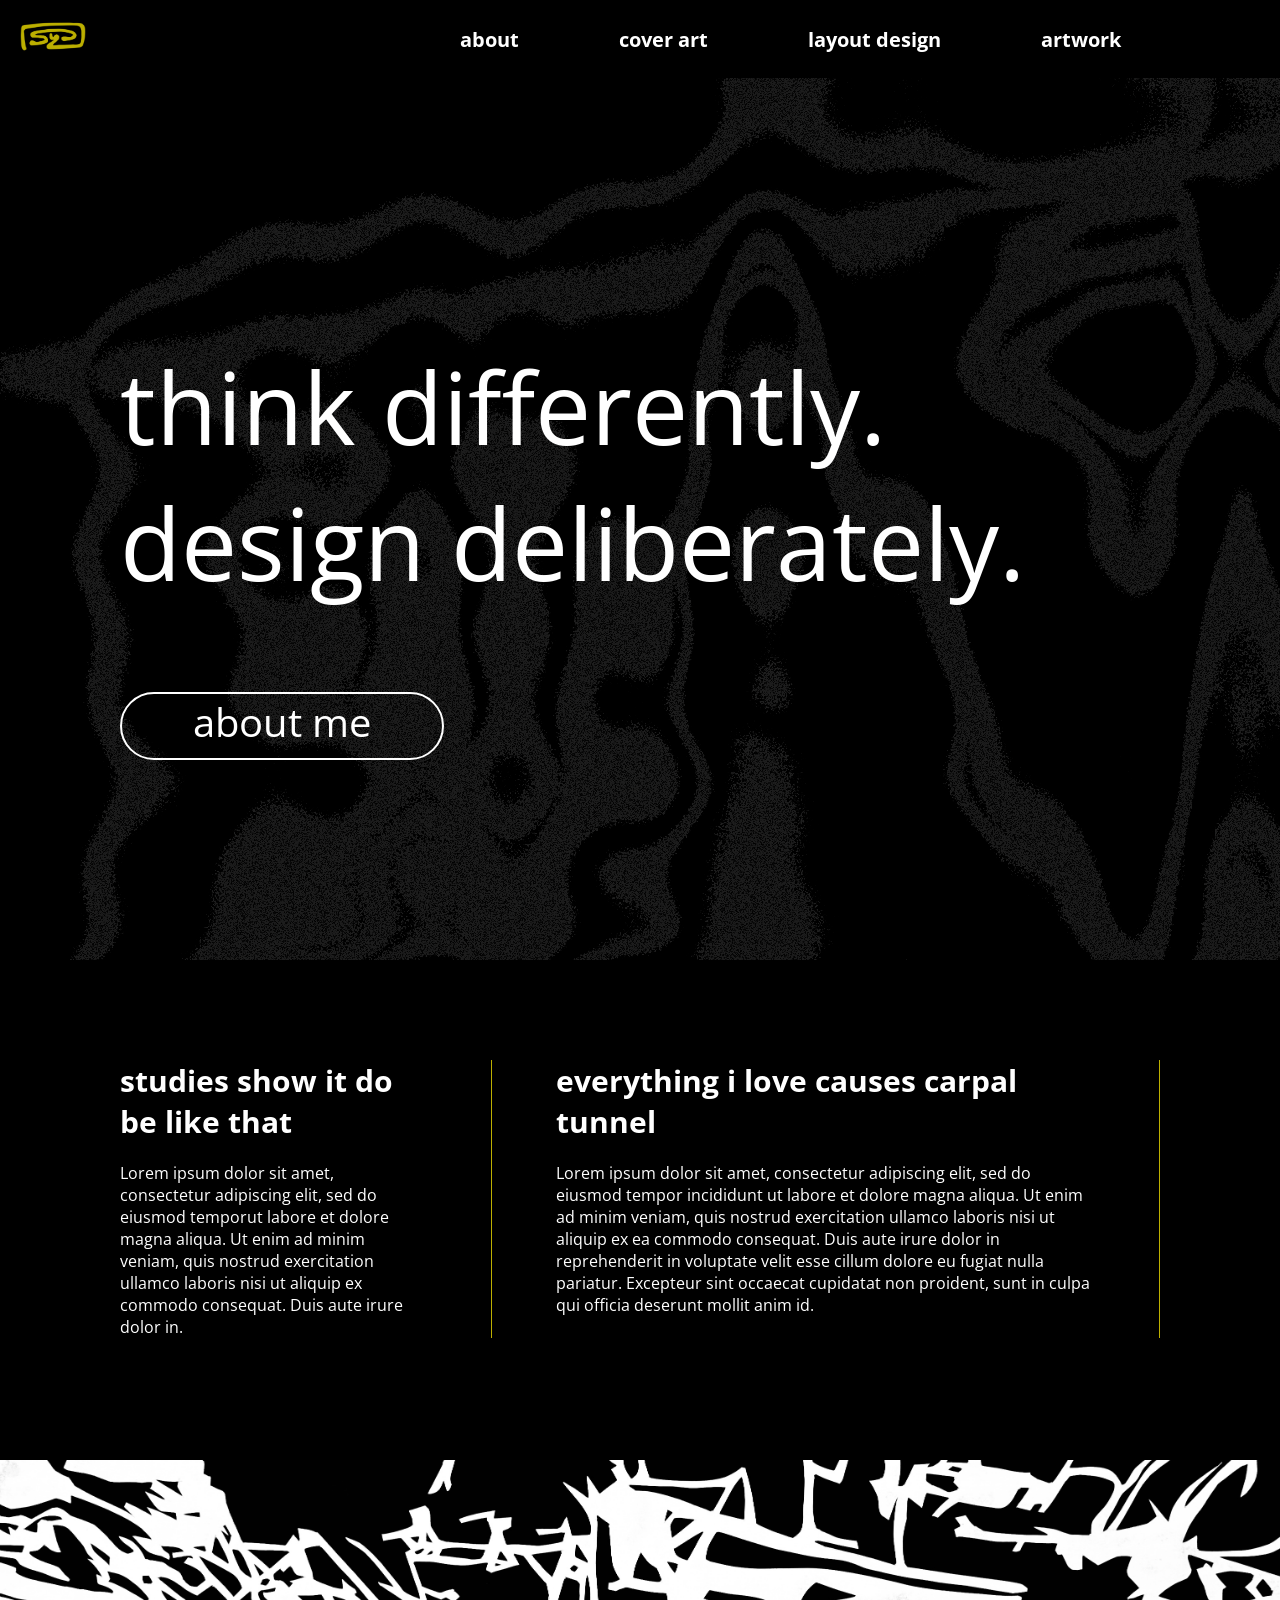
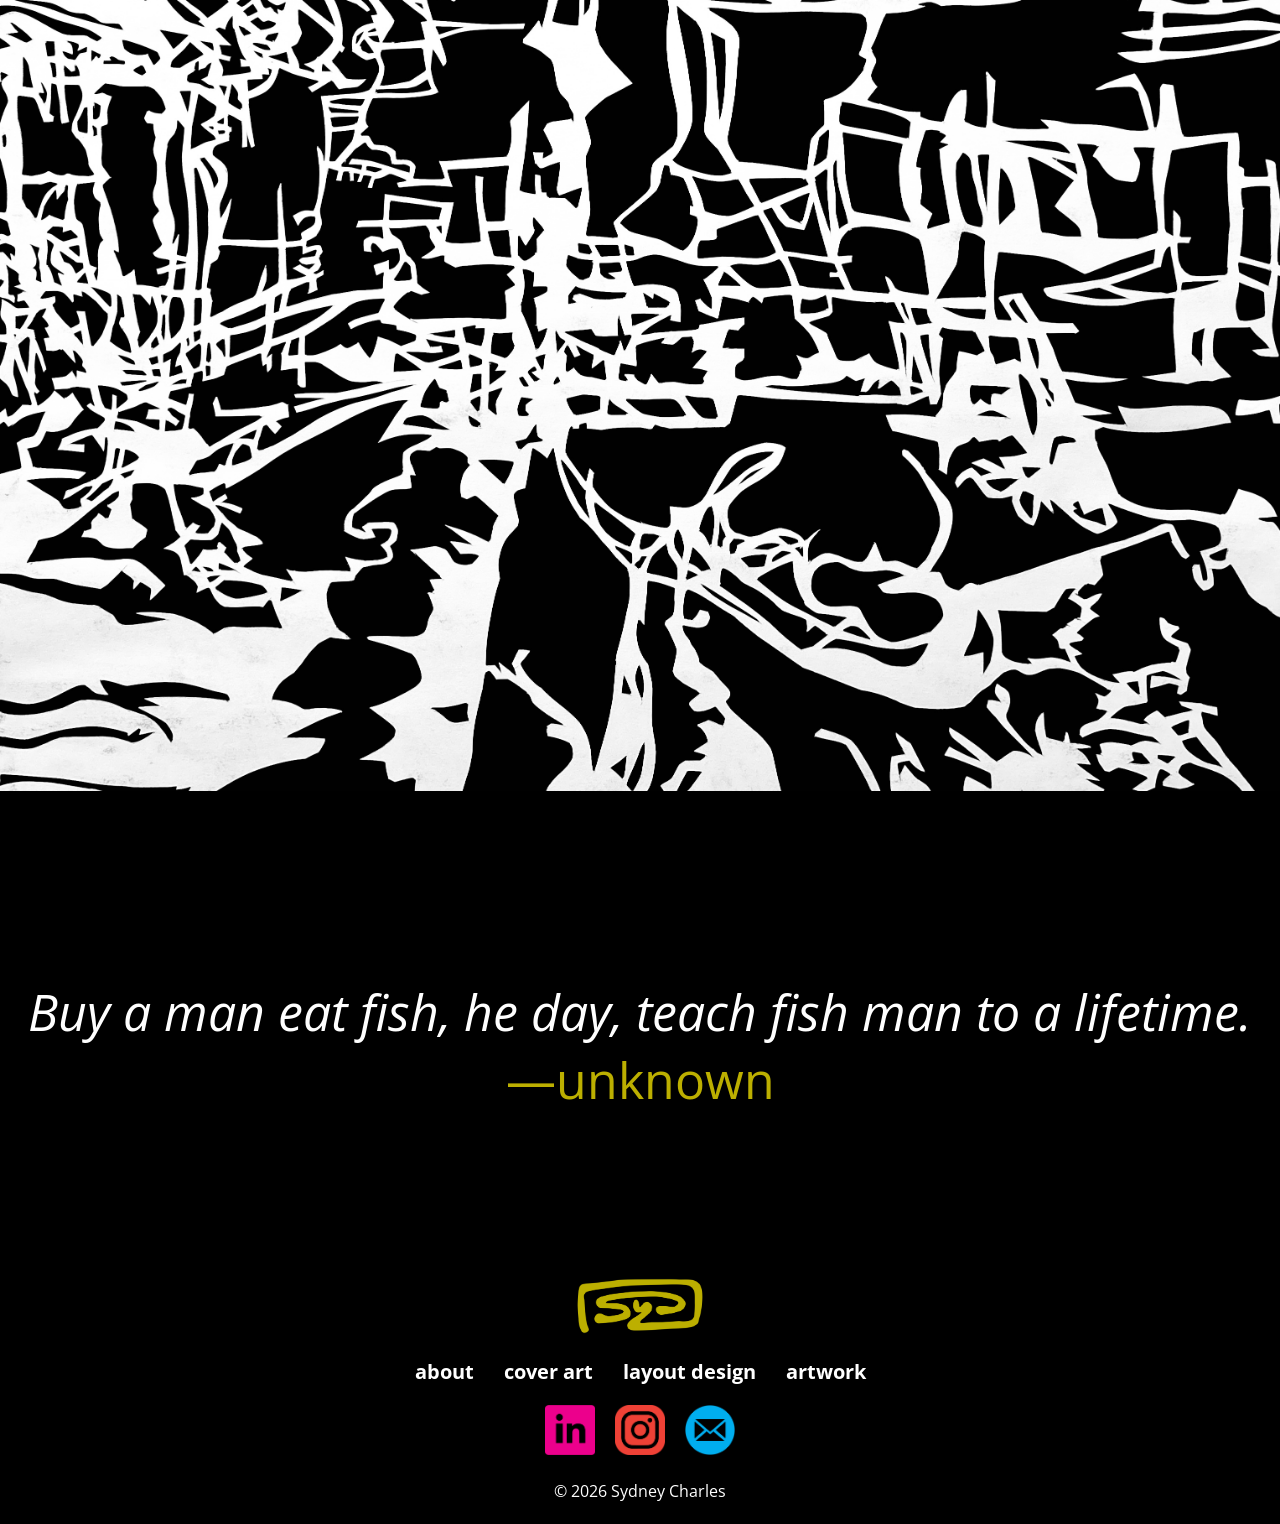
<file: index.html>
<!DOCTYPE html>
<html>  
    <head>
        <title>
            sydney_charles's portfolio site
        </title>
        <link rel="stylesheet" href="./style.css">
        <link rel="preconnect" href="https://fonts.googleapis.com">
        <link rel="preconnect" href="https://fonts.gstatic.com" crossorigin>
        <link href="https://fonts.googleapis.com/css2?family=Open+Sans:ital,wght@0,300..800;1,300..800&family=Special+Elite&display=swap" rel="stylesheet">
    </head>
    <body>
        <div class="navbardiv">
            <div>
                <a href=" /">
                <img src="/assets/sydlogo-char.png" class="logo"> 
                </a>
            </div>
            <div class="navbar">
                <a href=" /about" class="navbarbutton">
                    <p>
                        about
                    </p>
                </a>
                <a href=" /coverart" class="navbarbutton">
                    <p>
                        cover art
                    </p>
                </a>
                <a href=" /layoutdesign" class="navbarbutton">
                    <p>
                        layout design
                    </p>
                </a>
                <a href=" /artwork" class="navbarbutton">
                    <p>
                        artwork
                    </p>
                </a>
            </div>
        </div>

        <div class="meltingbackground">
            <div class="motto">
                <p>
                    think differently.
                <br/>
                    <span class="mottofun1">d</span><span class="mottofun1">e</span><span class="mottofun1">s</span><span class="mottofun1">i</span><span class="mottofun1">g</span><span class="mottofun1">n</span> deliberately.
                </p>
            </div>
    <br/>
            <div class="calltoaction">
                <a href="/about">
                    <p>
                        about me
                    </p>
                </a>
            </div>
        </div>

        <div class="blurbcontainer">
            <div class="blurbchild">
                <p class="blurbtitle">
                    studies show it do be like that
                </p>
                <p class="blurb">
                    Lorem ipsum dolor sit amet, consectetur adipiscing elit, 
                    sed do eiusmod temporut labore et dolore magna aliqua. 
                    Ut enim ad minim veniam, quis nostrud exercitation ullamco 
                    laboris nisi ut aliquip ex commodo consequat. Duis aute irure 
                    dolor in.
                </p>
            </div>
            <hr class="homeline">
            <div class="blurbchild">
                <p class="blurbtitle">
                    everything i love causes carpal tunnel
                </p>
                <p class="blurb">
                    Lorem ipsum dolor sit amet, consectetur adipiscing elit, 
                    sed do eiusmod tempor incididunt ut labore et dolore magna aliqua. 
                    Ut enim ad minim veniam, quis nostrud exercitation ullamco laboris 
                    nisi ut aliquip ex ea commodo consequat. Duis aute irure dolor in 
                    reprehenderit in voluptate velit esse cillum dolore eu fugiat nulla 
                    pariatur. Excepteur sint occaecat cupidatat non proident, sunt in culpa
                    qui officia deserunt mollit anim id.
            </p>
            </div>
            <hr class="homeline">
        </div>
    <br/>
        <div>
            <img class="fullwidthimage" src="./assets/image_collage4.JPG" alt="collage4">
        </div>
    <br/>
        <div class="quote">
            <p>
                <i>Buy a man eat fish, he day, teach fish man to a lifetime.</i> 
                <span class="yellowtext">—unknown</span>
            </p>
        </div>


    <div class="footercontainer">
        
        <a href="/" class="footerlogocontainer">
            <img src="/assets/sydlogo-char.png" class="footerlogo">
        </a>
        <div class="footerchildren">
            <div class="footerchild">
                <a href=" /about">
                    <p>
                        about
                    </p>
                </a>
            </div>
            <div class="footerchild">
                <a href=" /coverart">
                    <p>
                        cover art
                    </p>
                </a>
            </div>
            <div class="footerchild">
                <a href=" /layoutdesign">
                    <p>
                        layout design
                    </p>
                </a>
            </div>
            <div class="footerchild">
                <a href=" /artwork">
                    <p>
                        artwork
                    </p>
                </a>
            </div>
        </div>
        <div class="contacticons-container">
            <a href="https://www.linkedin.com/in/sydney-charles-209531306/"
                target="_blank">
                <img src="/assets/linkedinlogo.png" class="contacticons-child">
            </a>
            <a href="https://www.instagram.com/syd_send/"
                target="_blank">
                <img src="/assets/instagramlogo.png" class="contacticons-child">
            </a>
            <a href="mailto:sydneykcharles@gmail.com">
               <img src="/assets/email.png" class="contacticons-child">
            </a>
        </div>
        <div>
            <p class="blurb">
                © 2026 Sydney Charles
            </p>
        </div>
    </div>

        <p>
            (i'm keeping this for reference) My favorite website
            <a href="https://google.com"
            target="_blank"
            rel="noopener norefferer"
            >
            Google!
            </a>
        </p>
    </body>
</html>
</file>
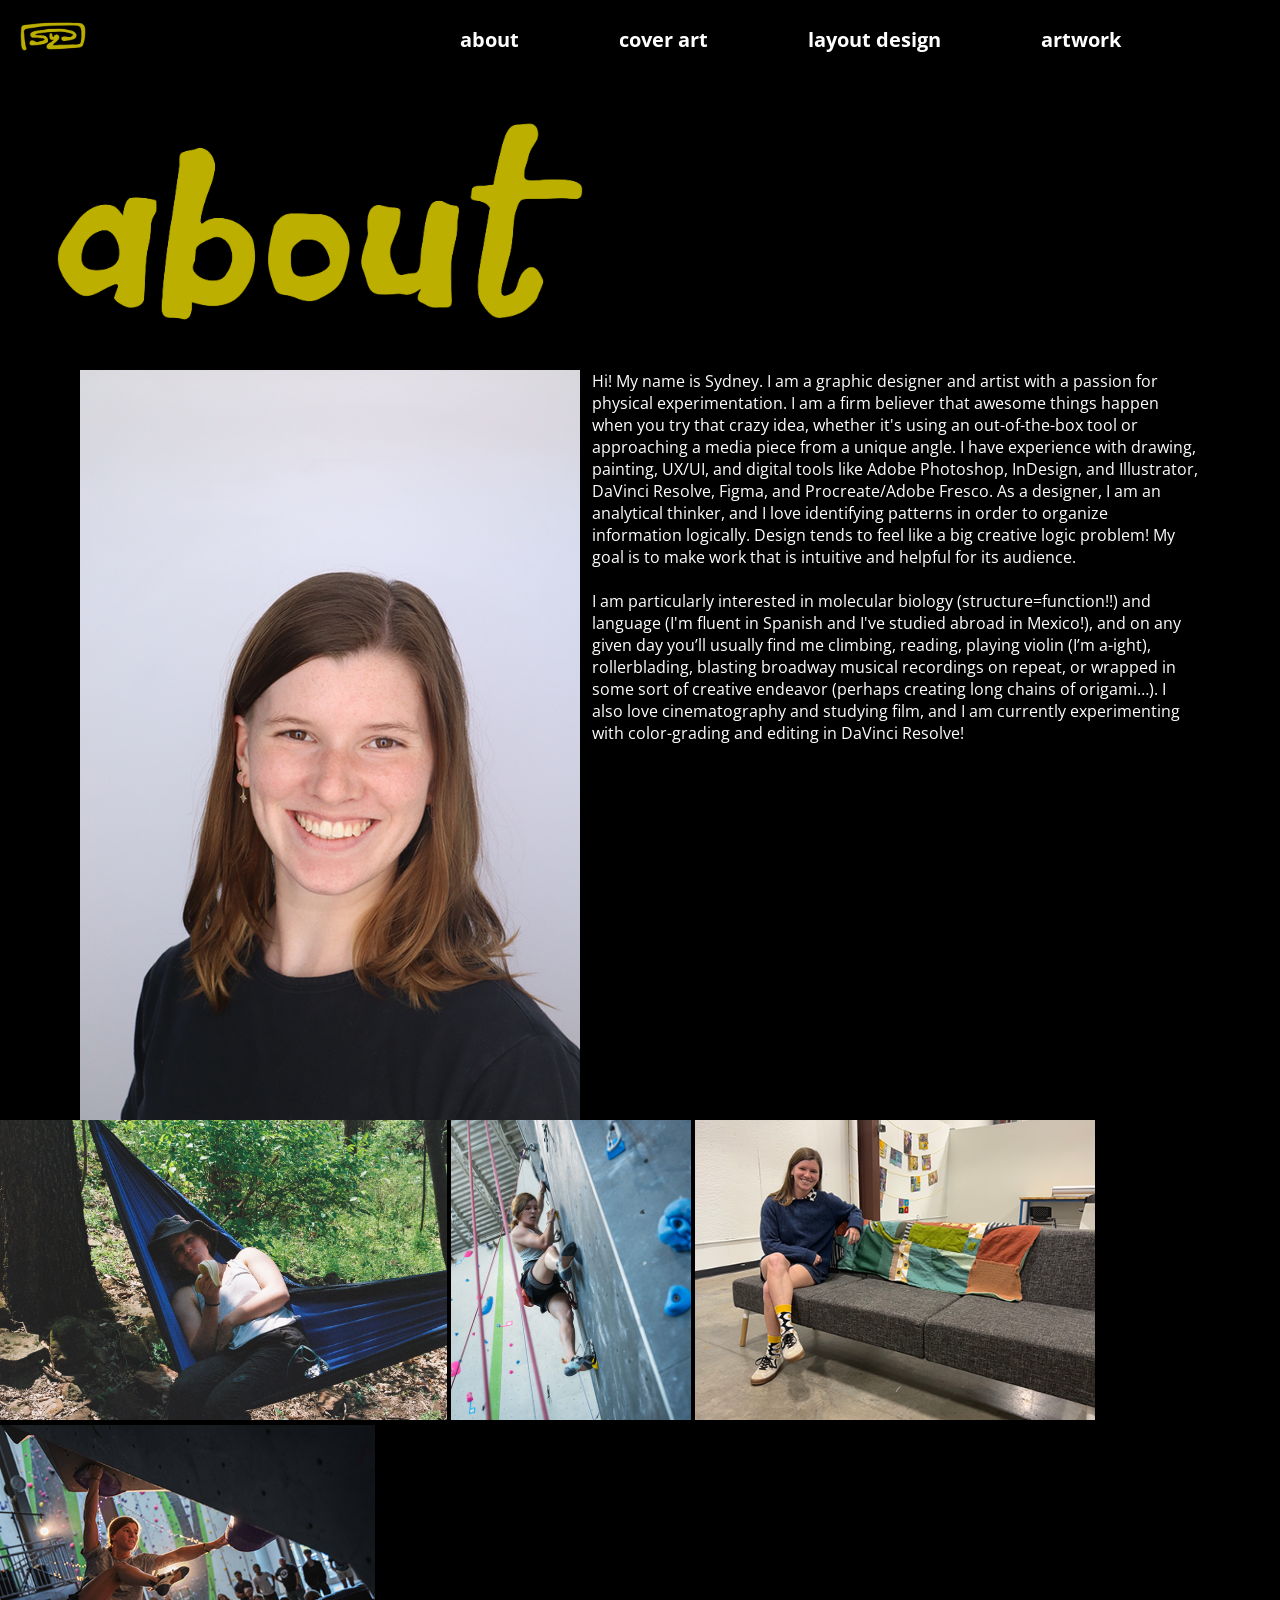
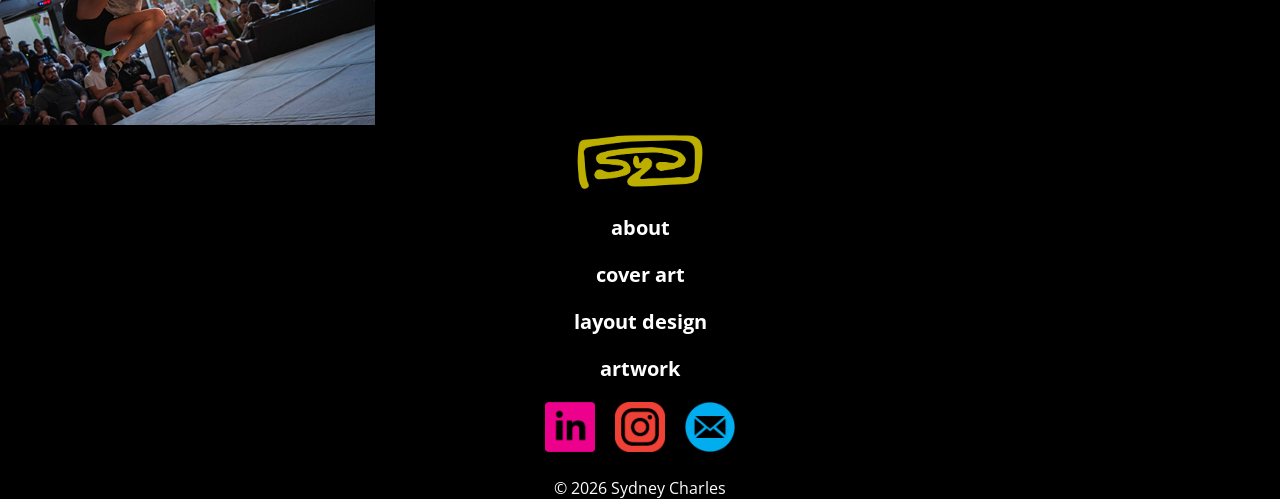
<file: about/index.html>
<!DOCTYPE html>
<html>  
    <head>
        <title>
            about
        </title>
        <link rel="stylesheet" href=" /style.css">
        <link rel="preconnect" href="https://fonts.googleapis.com">
        <link rel="preconnect" href="https://fonts.gstatic.com" crossorigin>
        <link href="https://fonts.googleapis.com/css2?family=Open+Sans:ital,wght@0,300..800;1,300..800&family=Special+Elite&display=swap" rel="stylesheet">
    </head>
    <body>
        <div class="navbardiv">
            <div>
                <a href=" /">
                <img src="/assets/sydlogo-char.png" class="logo"> 
                </a>
            </div>
            <div class="navbar">
                <a href=" /about" class="navbarbutton">
                    <p>
                        about
                    </p>
                </a>
                <a href=" /coverart" class="navbarbutton">
                    <p>
                        cover art
                    </p>
                </a>
                <a href=" /layoutdesign" class="navbarbutton">
                    <p>
                        layout design
                    </p>
                </a>
                <a href=" /artwork" class="navbarbutton">
                    <p>
                        artwork
                    </p>
                </a>
            </div>
        </div>
        <img src="/assets/about_char.png" class="funcategories">
        <div class="aboutdiv">
            <img class="portrait" src="/assets/image_me.png">
            <div class="abouttext">
                <p class="blurb">     Hi! My name is Sydney. I am a graphic designer and artist with a passion for physical experimentation. 
                    I am a firm believer that awesome things happen when you try that crazy idea, whether it's using an out-of-the-box tool or
                    approaching a media piece from a unique angle. I have experience with drawing, painting, UX/UI, and digital tools like 
                    Adobe Photoshop, InDesign, and Illustrator, DaVinci Resolve, Figma, and Procreate/Adobe Fresco. As a designer, 
                    I am an analytical thinker, and I love identifying patterns in order to organize information logically. Design tends to feel
                    like a big creative logic problem! My goal is to make work that is intuitive and helpful for its audience.
                    <br>
                    <br>
                    I am particularly interested in molecular biology (structure=function!!) and language (I'm fluent in Spanish and I've studied abroad in Mexico!), 
                    and on any given day you’ll usually find me climbing, reading, playing violin (I’m a-ight), rollerblading, blasting broadway musical 
                    recordings on repeat, or wrapped in some sort of creative endeavor (perhaps creating long chains of origami…). I also love cinematography
                    and studying film, and I am currently experimenting with color-grading and editing in DaVinci Resolve!
                </p>
            </div>
        </div>
        <div class="aboutimagediv">
                <img src="/assets/hammock.JPEG" class="aboutimage">
                <img src="/assets/image_toprope.png" class="aboutimage">
                <img src="/assets/image_meoncouch.png" class="aboutimage">
                <img src="/assets/image_bouldering.png" class="aboutimage">
            </div>

        <div class="footercontainer">

            <a href="/" class="footerlogocontainer">
                <img src="/assets/sydlogo-char.png" class="footerlogo">
            </a>
            
            <div class="footerchild">
                <a href=" /about">
                    <p>
                        about
                    </p>
                </a>
            </div>
            <div class="footerchild">
                <a href=" /coverart">
                    <p>
                        cover art
                    </p>
                </a>
            </div>
            <div class="footerchild">
                <a href=" /layoutdesign">
                    <p>
                        layout design
                    </p>
                </a>
            </div>
            <div class="footerchild">
                <a href=" /artwork">
                    <p>
                        artwork
                    </p>
                </a>
            </div>
            <div class="contacticons-container">
                <a href="https://www.linkedin.com/in/sydney-charles-209531306/"
                    target="_blank">
                    <img src="/assets/linkedinlogo.png" class="contacticons-child">
                </a>
                <a href="https://www.instagram.com/syd_send/"
                    target="_blank">
                    <img src="/assets/instagramlogo.png" class="contacticons-child">
                </a>
                <a href="mailto:sydneykcharles@gmail.com">
                <img src="/assets/email.png" class="contacticons-child">
                </a>
            </div>
            <div>
                <p class="blurb">
                    © 2026 Sydney Charles
                </p>
            </div>
        </div>
    </body>
</html>
</file>
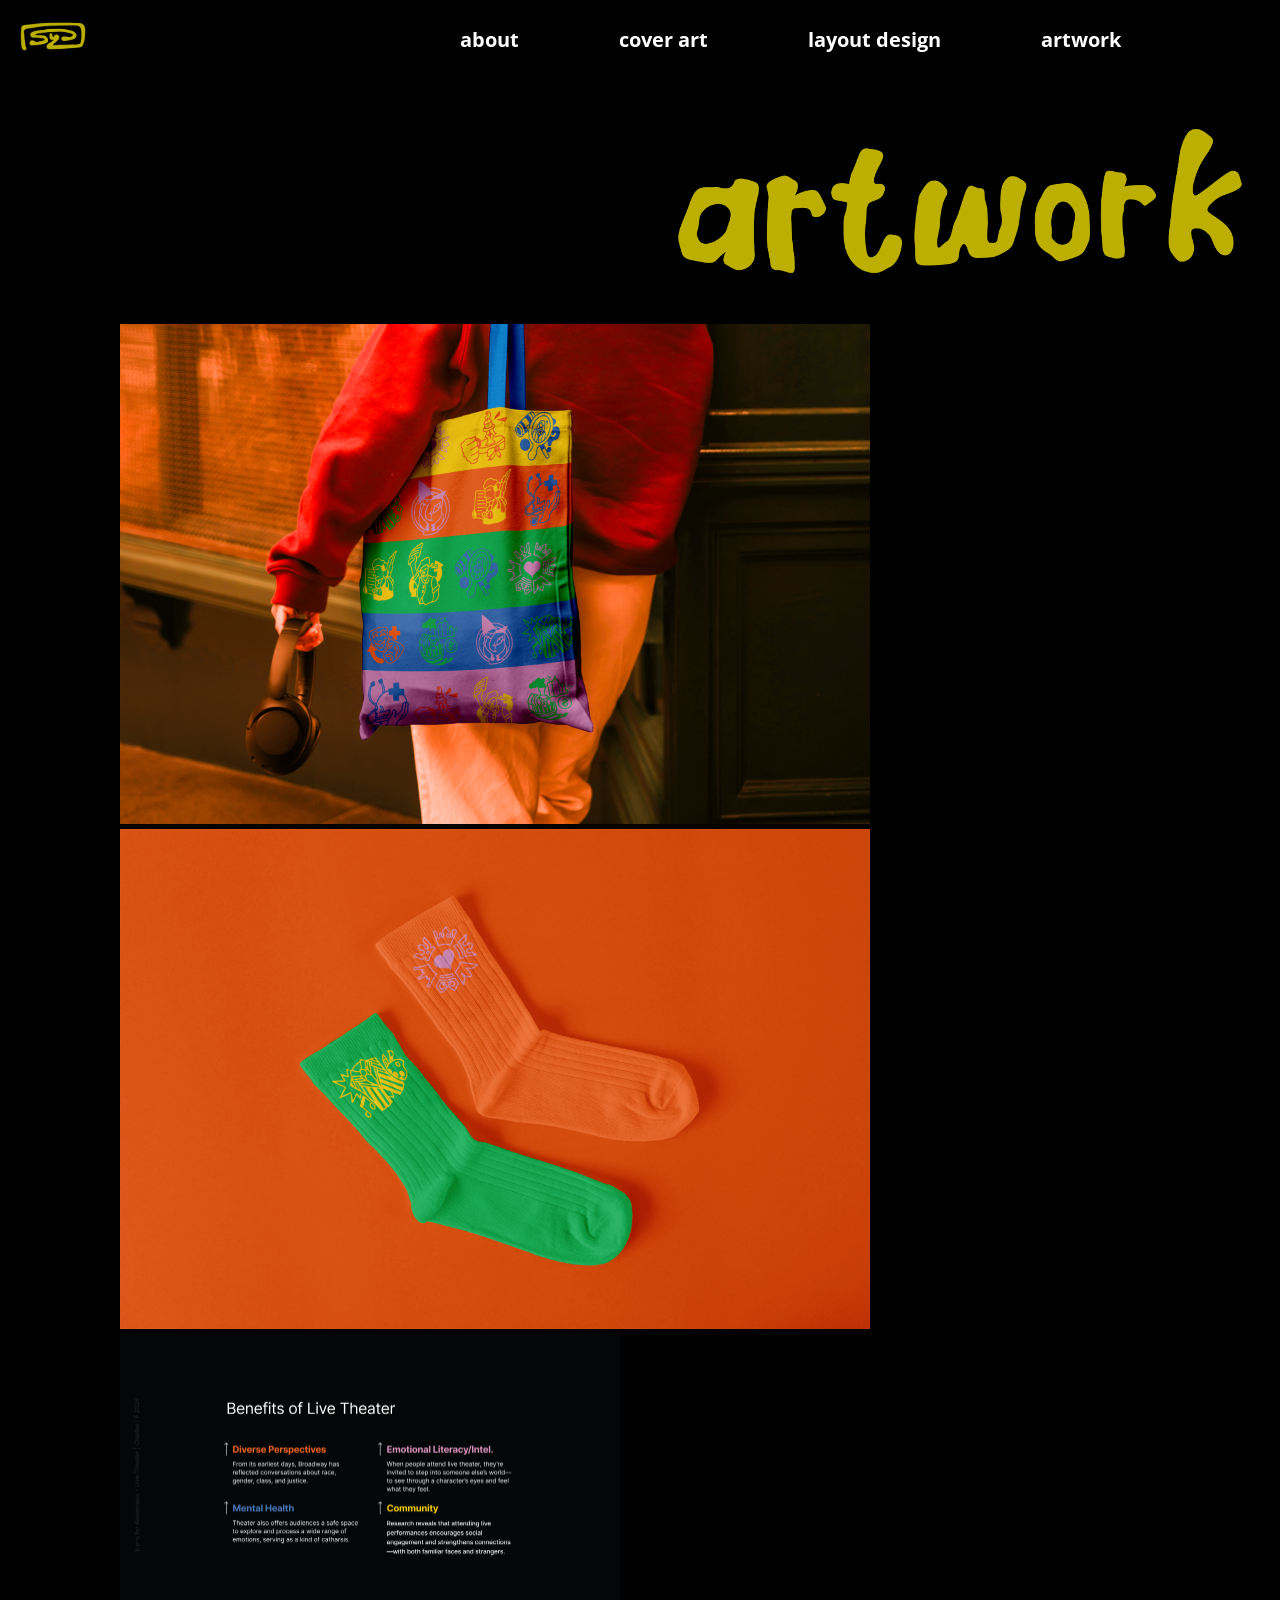
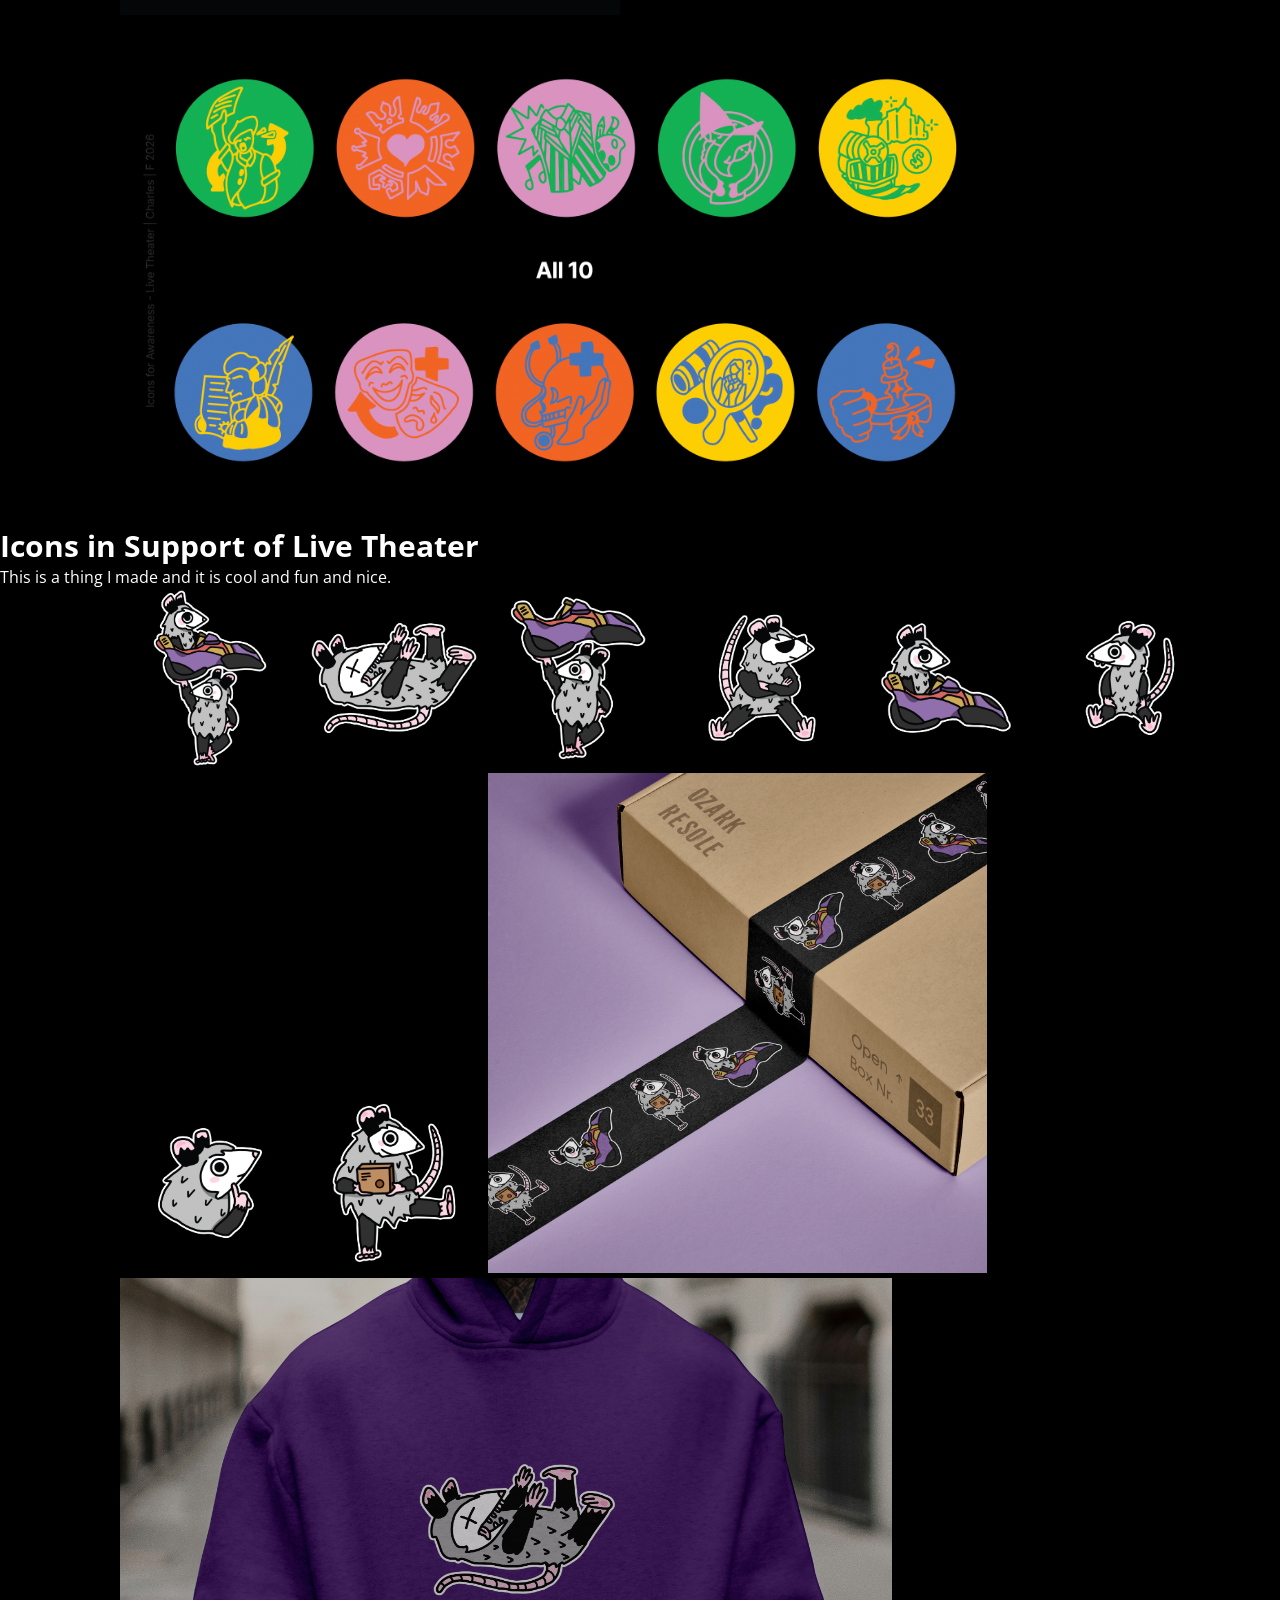
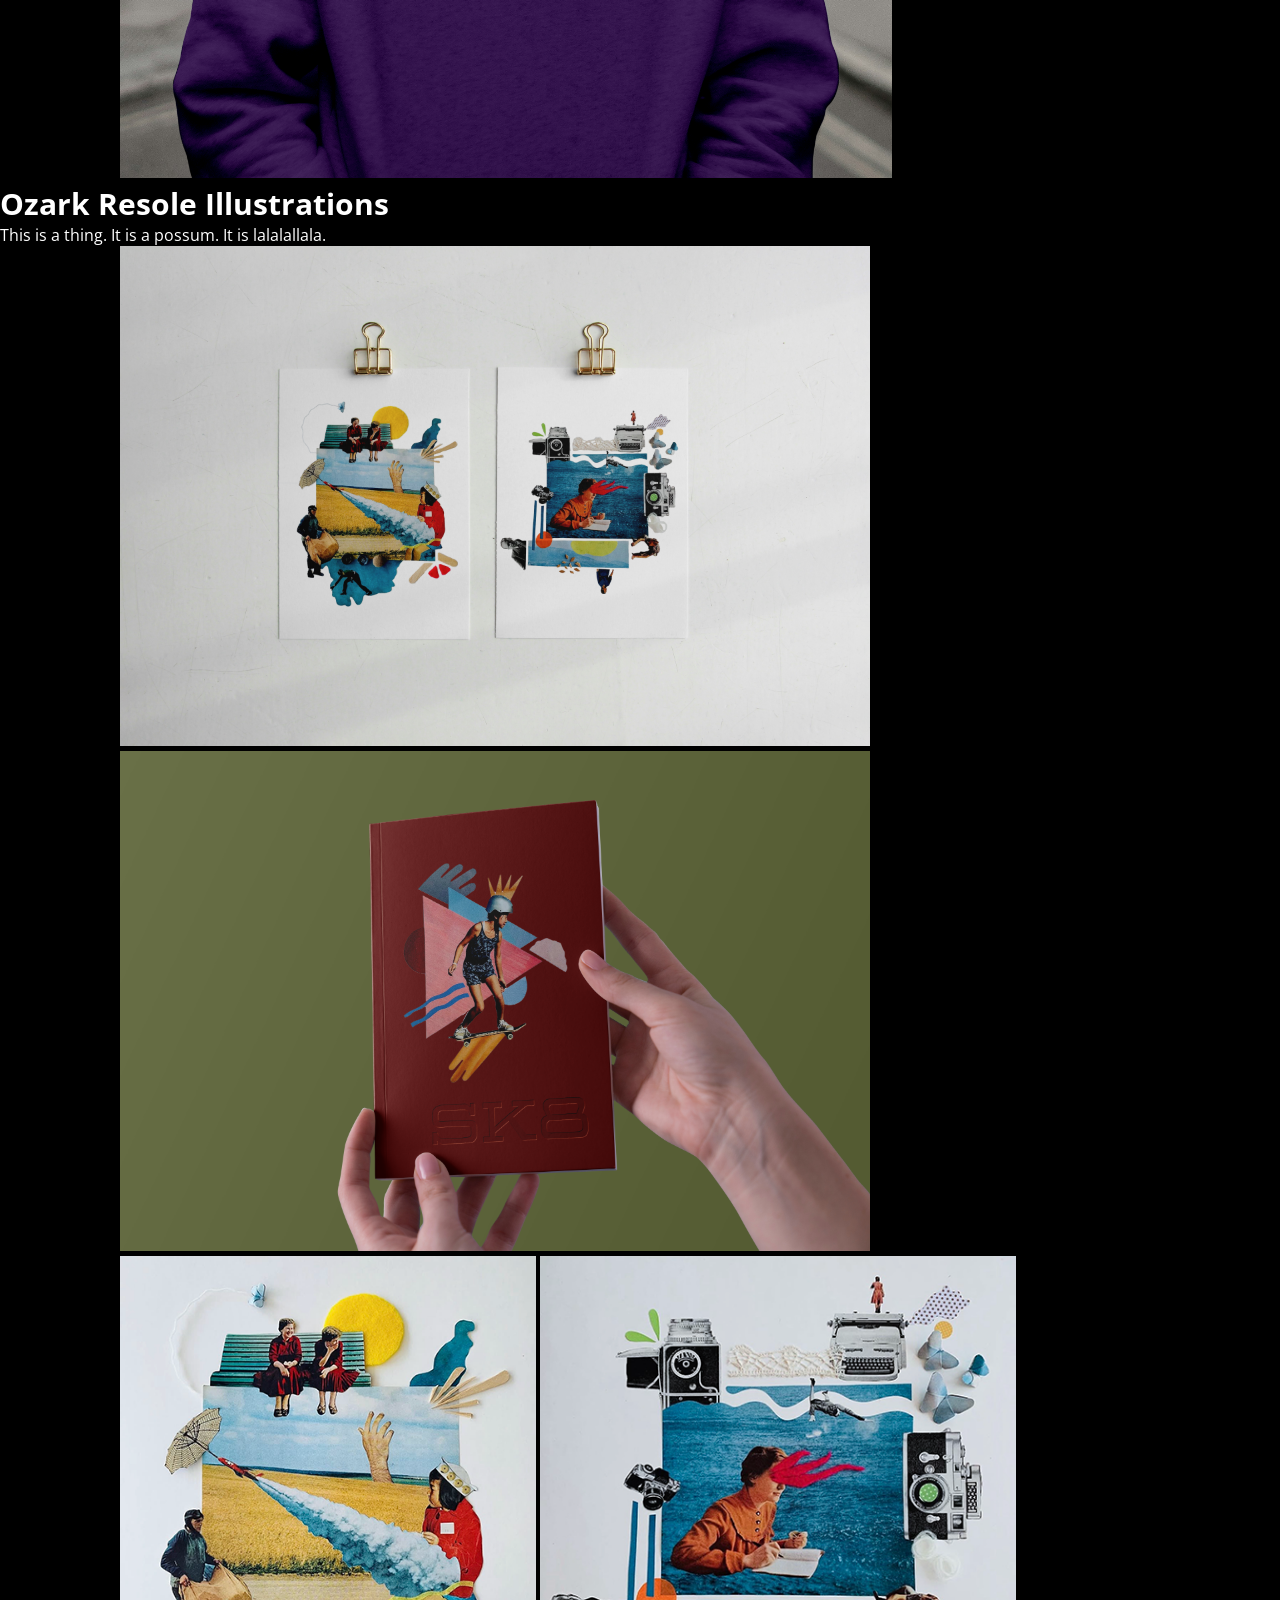
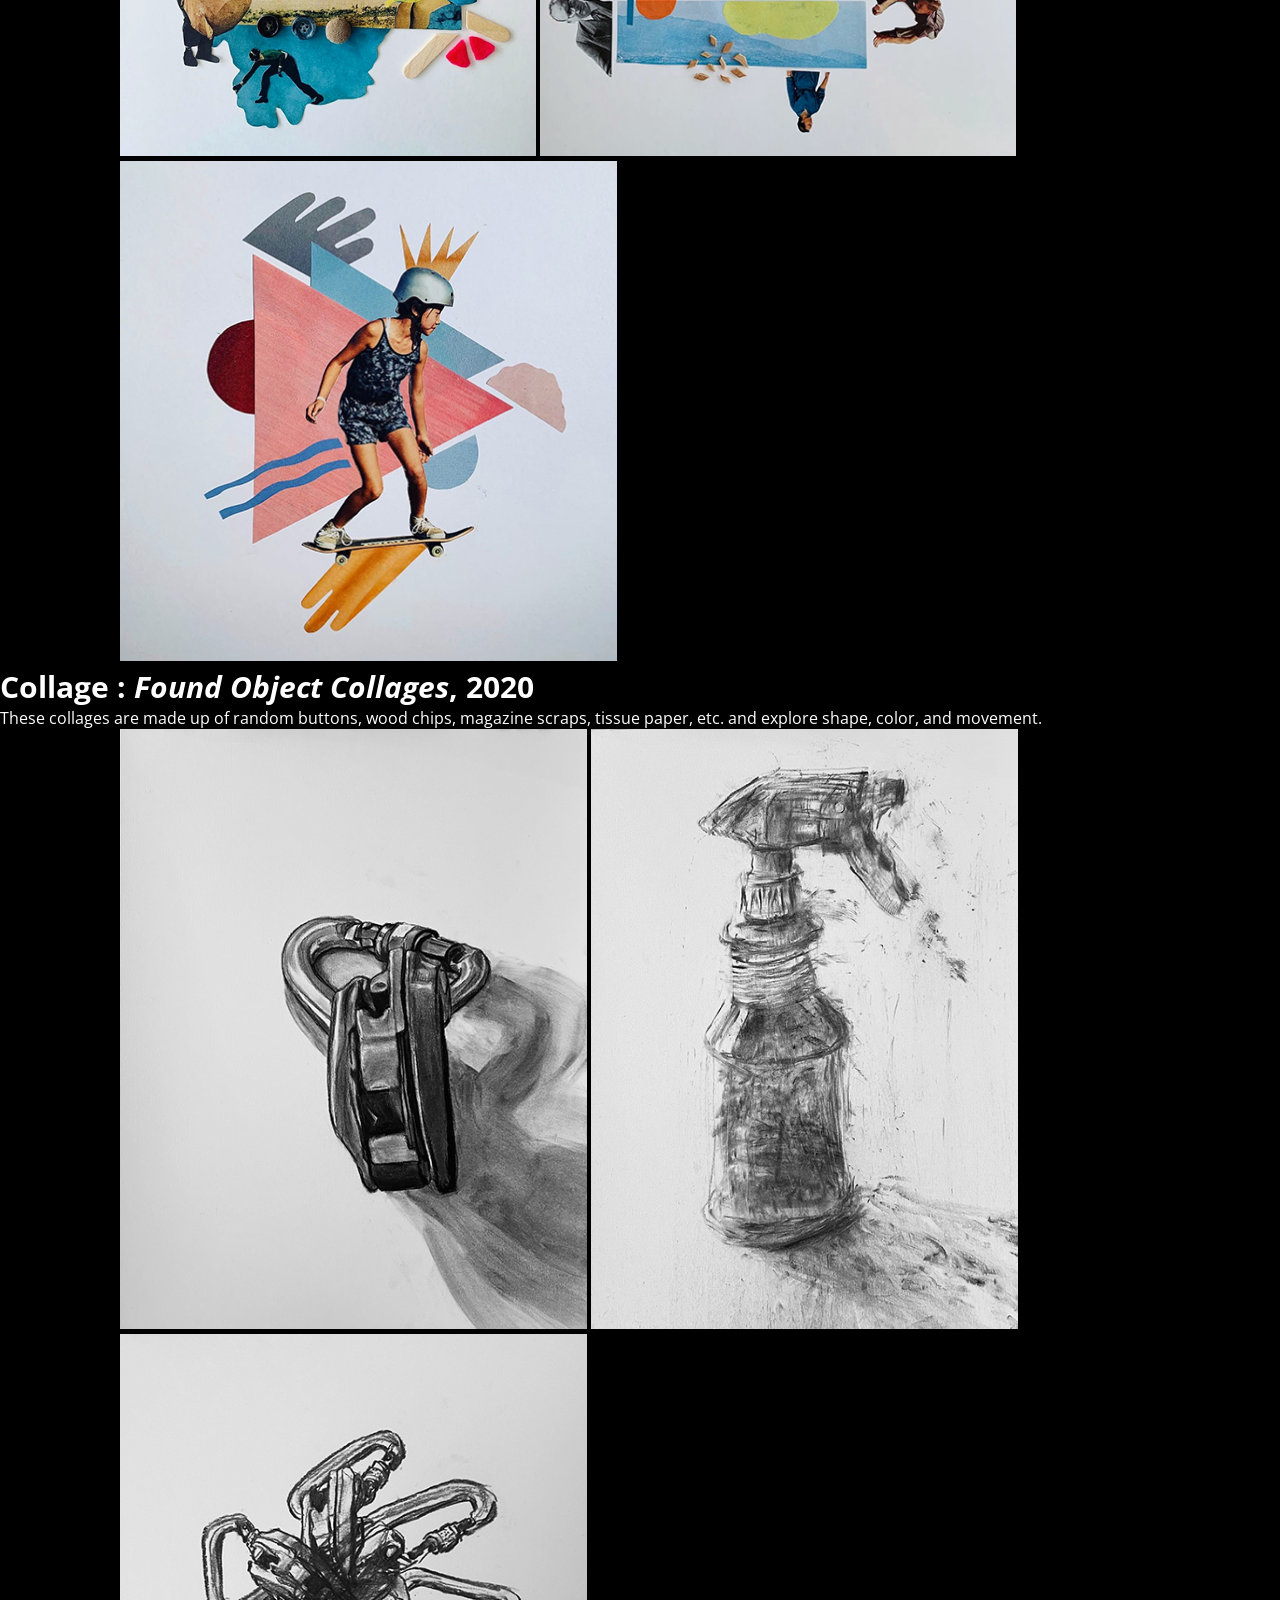
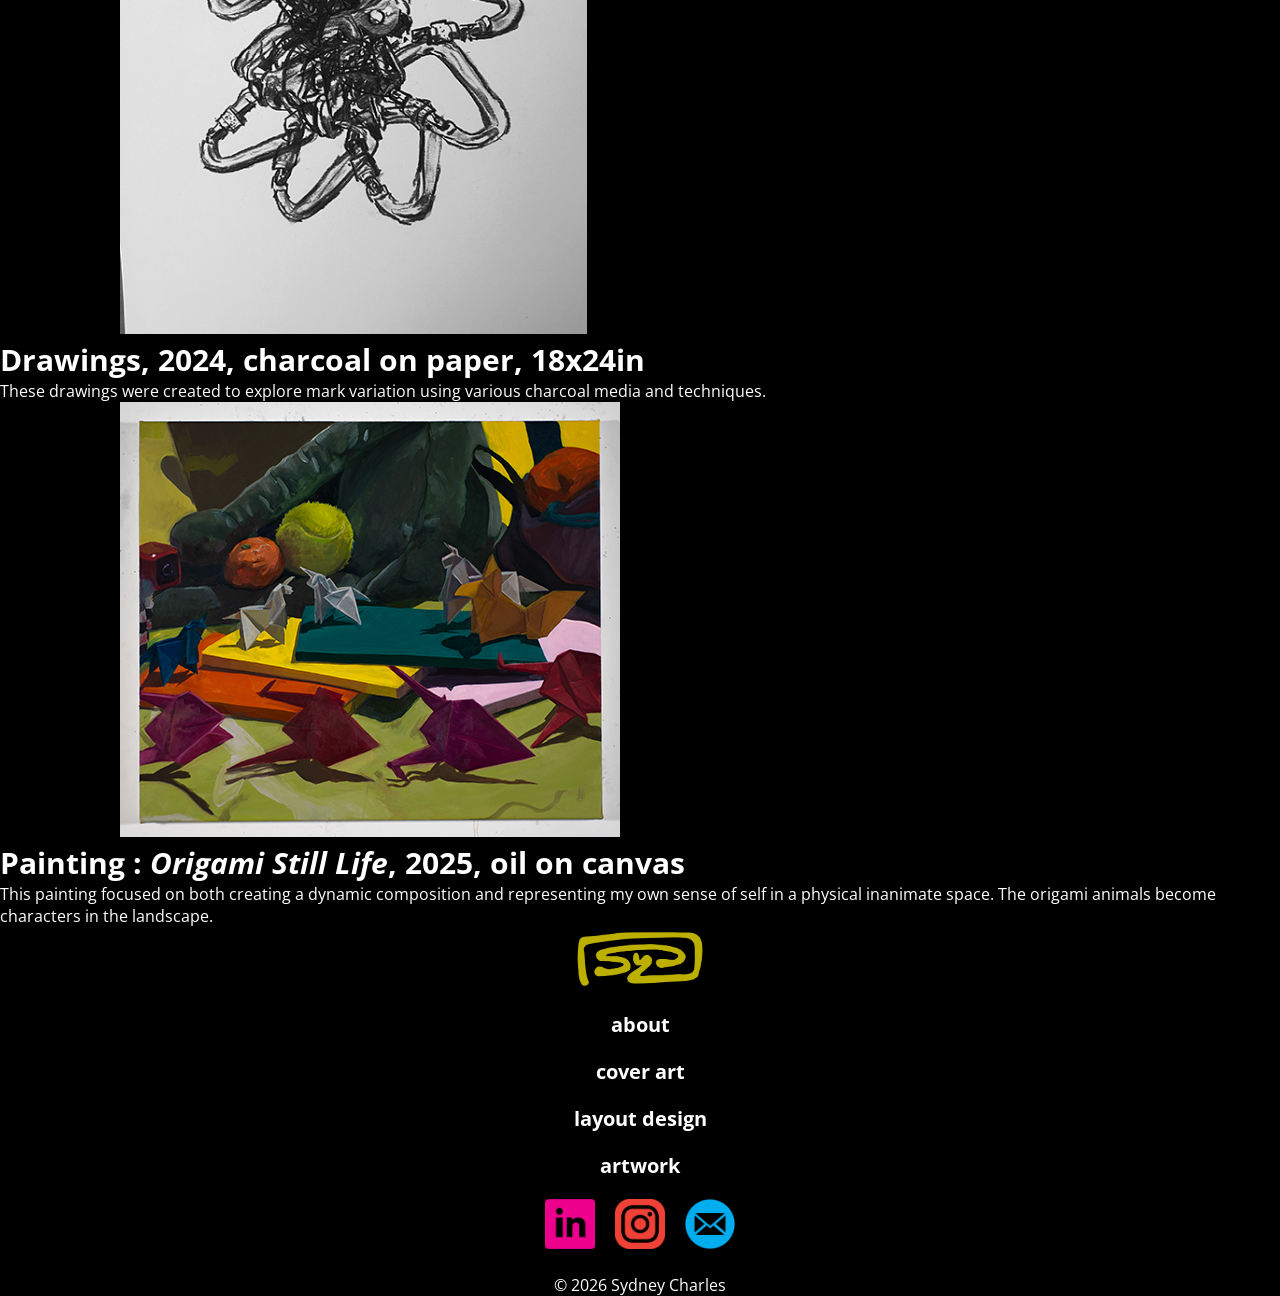
<file: artwork/index.html>
<!DOCTYPE html>
<html>
    <head>
        <title>
            artwork
        </title>
        <link rel="stylesheet" href=" /style.css">
        <link rel="preconnect" href="https://fonts.googleapis.com">
        <link rel="preconnect" href="https://fonts.gstatic.com" crossorigin>
        <link href="https://fonts.googleapis.com/css2?family=Open+Sans:ital,wght@0,300..800;1,300..800&family=Special+Elite&display=swap" rel="stylesheet">
    </head>
    <body>
        <div class="navbardiv">
            <div>
                <a href=" /">
                <img src="/assets/sydlogo-char.png" class="logo"> 
                </a>
            </div>
            <div class="navbar">
                <a href=" /about" class="navbarbutton">
                    <p>
                        about
                    </p>
                </a>
                <a href=" /coverart" class="navbarbutton">
                    <p>
                        cover art
                    </p>
                </a>
                <a href=" /layoutdesign" class="navbarbutton">
                    <p>
                        layout design
                    </p>
                </a>
                <a href=" /artwork" class="navbarbutton">
                    <p>
                        artwork
                    </p>
                </a>
            </div>
        </div>
        <div class="funcategoriesdiv">
            <img src="/assets/artwork_char.png" class="funcategories">
        </div>
        <div>
            <div class="theaterdiv">
                <img src=" /assets/theaterbag.png" class="theater">
                <img src=" /assets/theatersocks.png" class="theater">
                <img src=" /assets/theatericonspres1.png" class="theaterpres">
                <img src="/assets/theatericons.png" class="theater">
            </div>
            <div>
                <p class="blurbtitle">
                    Icons in Support of Live Theater
                </p>
                <p class="blurb">
                    This is a thing I made and it is cool and fun and nice.
                </p>
            </div>
        <div>
            <div class="possumdiv">
                <img src="/assets/possum_holdingpossuminshoe.png" class="possumicon">
                <img src="/assets/possum_playdead.png" class="possumicon">
                <img src="/assets/possum_holdingshoe.png" class="possumicon">
                <img src="/assets/possum_sunglasses.png" class="possumicon">
                <img src="/assets/possum_inshoe.png" class="possumicon">
                <img src="/assets/possum_sitting.png" class="possumicon">
                <img src="/assets/possum_thinking.png" class="possumicon">
                <img src="/assets/possum_withbox.png" class="possumicon">
                <img src="/assets/possumtapemockup.png" class="possum">
                <img src="/assets/possumhoodiemockup.png" class="possum">
            </div>
                <p class="blurbtitle">
                    Ozark Resole Illustrations
                </p>
                <p class="blurb">
                    This is a thing. It is a possum. It is lalalallala.
                </p>
            <div class="collagediv">
                <img src="/assets/collage_mockup.png" class="collage">
                <img src="/assets/collagenotebook_mockup.png" class="collage">
                <img src="/assets/image_collage1.png" class="collage">
                <img src="/assets/image_collage2.png" class="collage">
                <img src="/assets/image_collage3.png" class="collage">
            </div>
                <p class="blurbtitle">
                    Collage : <i>Found Object Collages</i>, 2020
                </p>
                <p class="blurb">
                    These collages are made up of random buttons, wood chips, magazine scraps, tissue paper, etc. and explore shape, color, and
                    movement.
                </p>
            <div class="drawingimagediv">
                <img src=" /assets/image_greegree.png" class="drawingimage">
                <img src=" /assets/image_spraybottle.png" class="drawingimage">
                <img src=" /assets/image_greegreespinning.png" class="drawingimage">
            </div>
                <p class="blurbtitle">
                    Drawings, 2024, charcoal on paper, 18x24in
                </p>
                <p class="blurb">
                    These drawings were created to explore mark variation using various charcoal media and techniques.
                </p>
            <div>
                <img src="/assets/image_origamistilllife.png" class="origamipainting">
                <p class="blurbtitle">
                    Painting : <i>Origami Still Life</i>, 2025, oil on canvas 
                </p>
                <p class="blurb">
                    This painting focused on both creating a dynamic composition and representing my own sense of self in a physical
                    inanimate space. The origami animals become characters in the landscape.
                </p>
            </div>
        </div>
        
        <div class="footercontainer">

            <a href="/" class="footerlogocontainer">
                <img src="/assets/sydlogo-char.png" class="footerlogo">
            </a>
            
            <div class="footerchild">
                <a href=" /about">
                    <p>
                        about
                    </p>
                </a>
            </div>
            <div class="footerchild">
                <a href=" /coverart">
                    <p>
                        cover art
                    </p>
                </a>
            </div>
            <div class="footerchild">
                <a href=" /layoutdesign">
                    <p>
                        layout design
                    </p>
                </a>
            </div>
            <div class="footerchild">
                <a href=" /artwork">
                    <p>
                        artwork
                    </p>
                </a>
            </div>
            <div class="contacticons-container">
                <a href="https://www.linkedin.com/in/sydney-charles-209531306/"
                    target="_blank">
                    <img src="/assets/linkedinlogo.png" class="contacticons-child">
                </a>
                <a href="https://www.instagram.com/syd_send/"
                    target="_blank">
                    <img src="/assets/instagramlogo.png" class="contacticons-child">
                </a>
                <a href="mailto:sydneykcharles@gmail.com">
                <img src="/assets/email.png" class="contacticons-child">
                </a>
            </div>
            <div>
                <p class="blurb">
                    © 2026 Sydney Charles
                </p>
            </div>
        </div>
    </body>
</file>
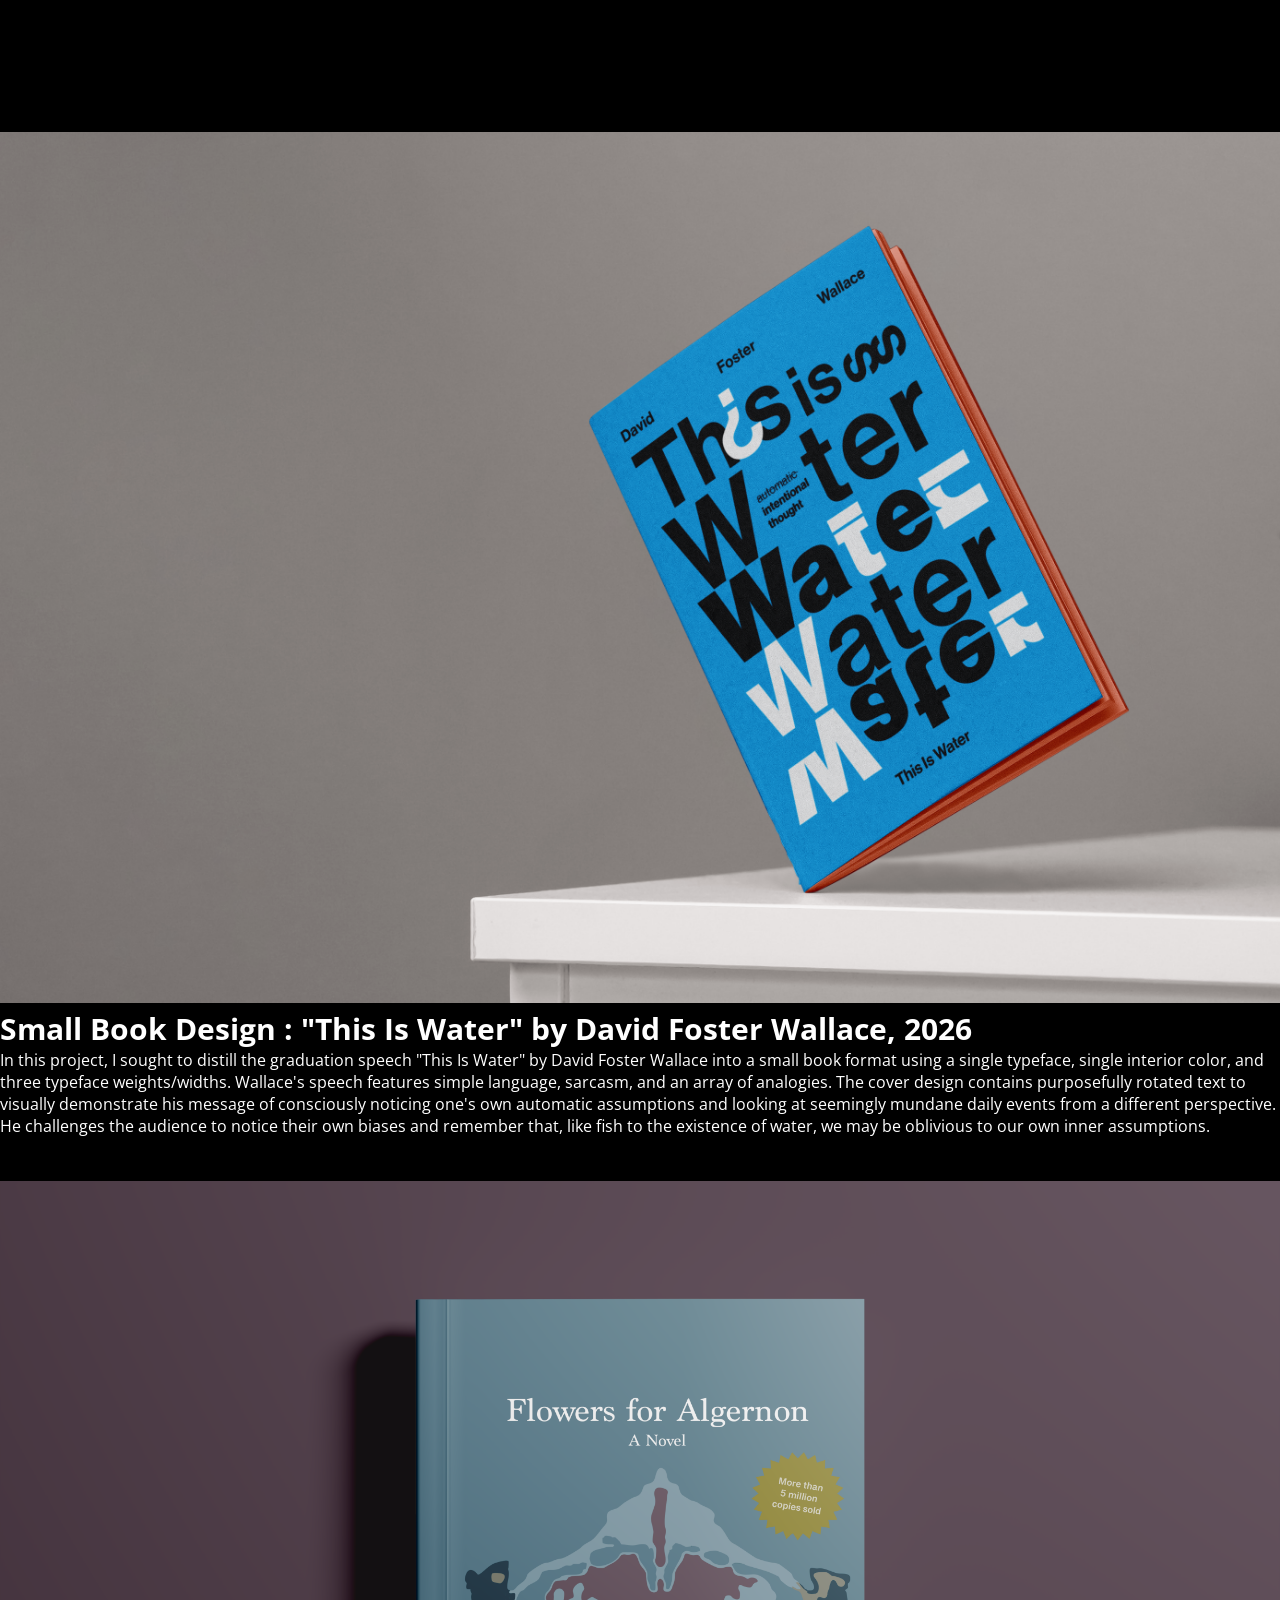
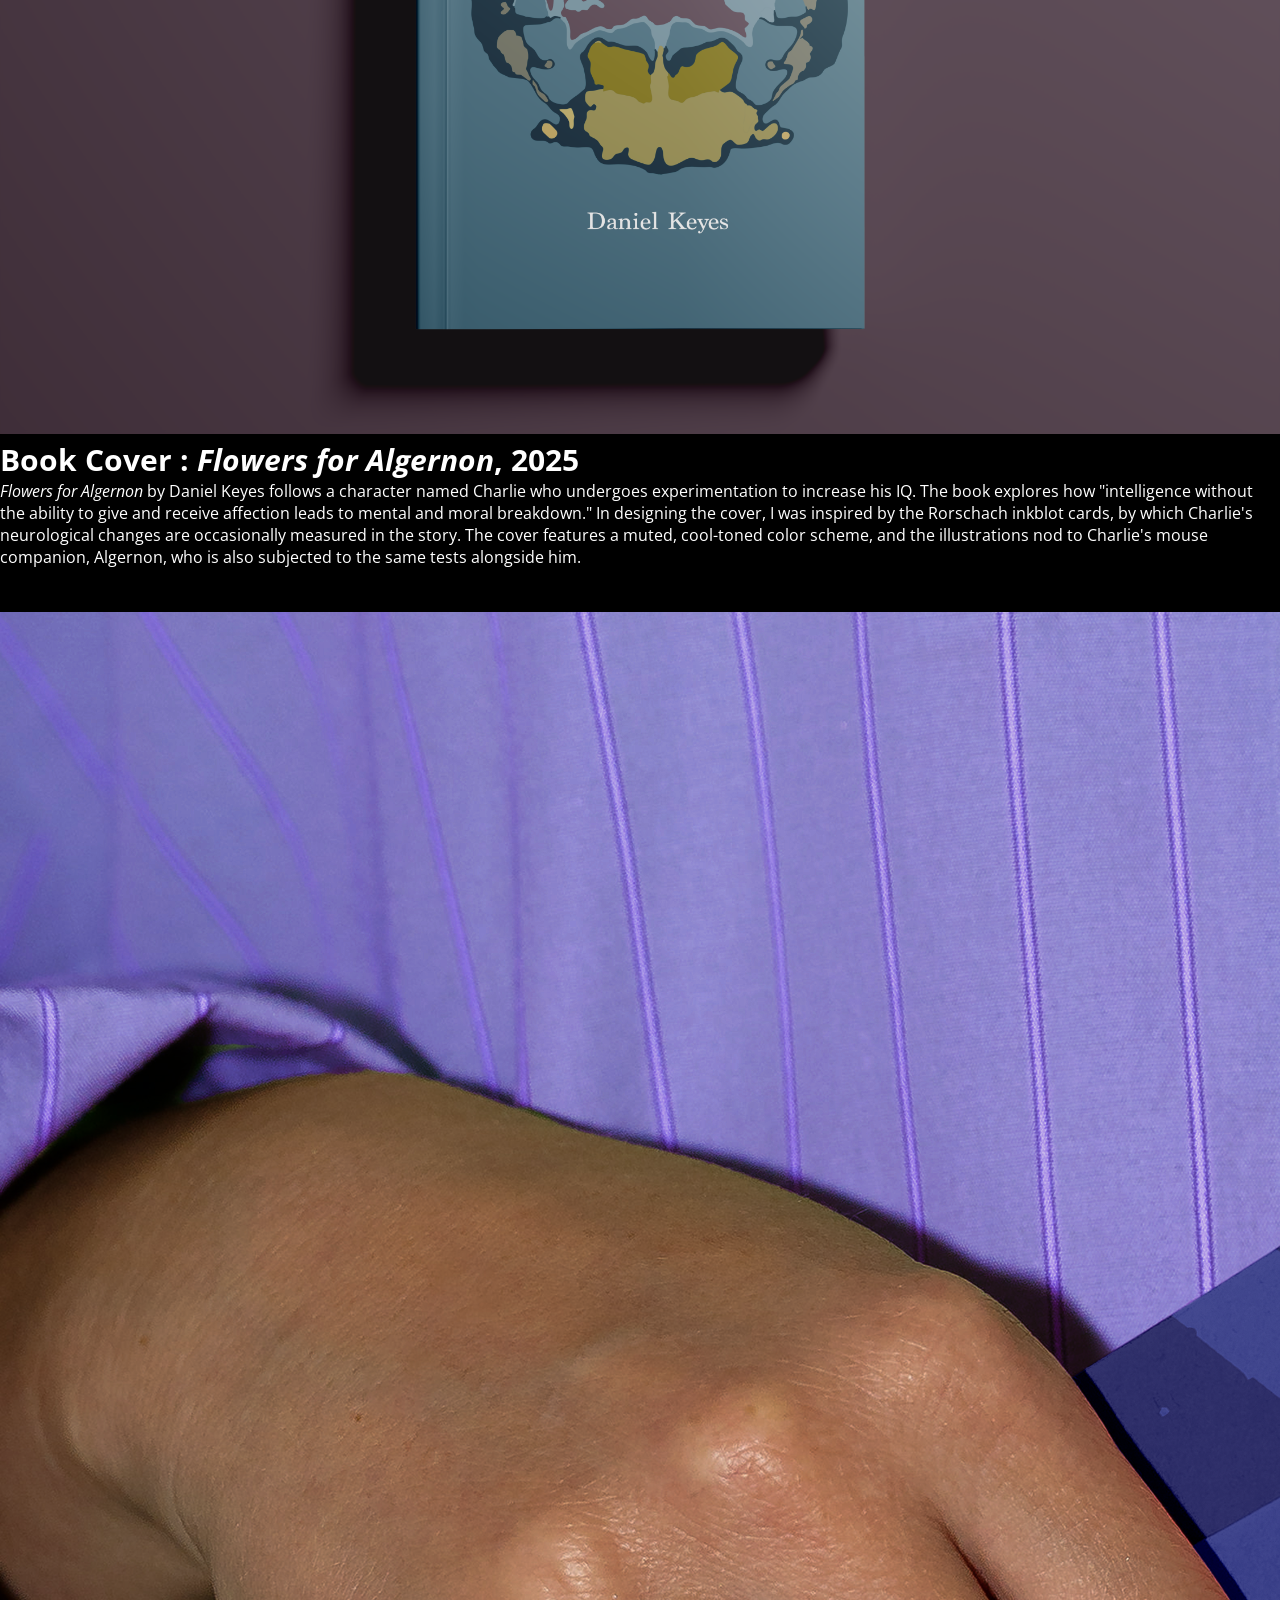
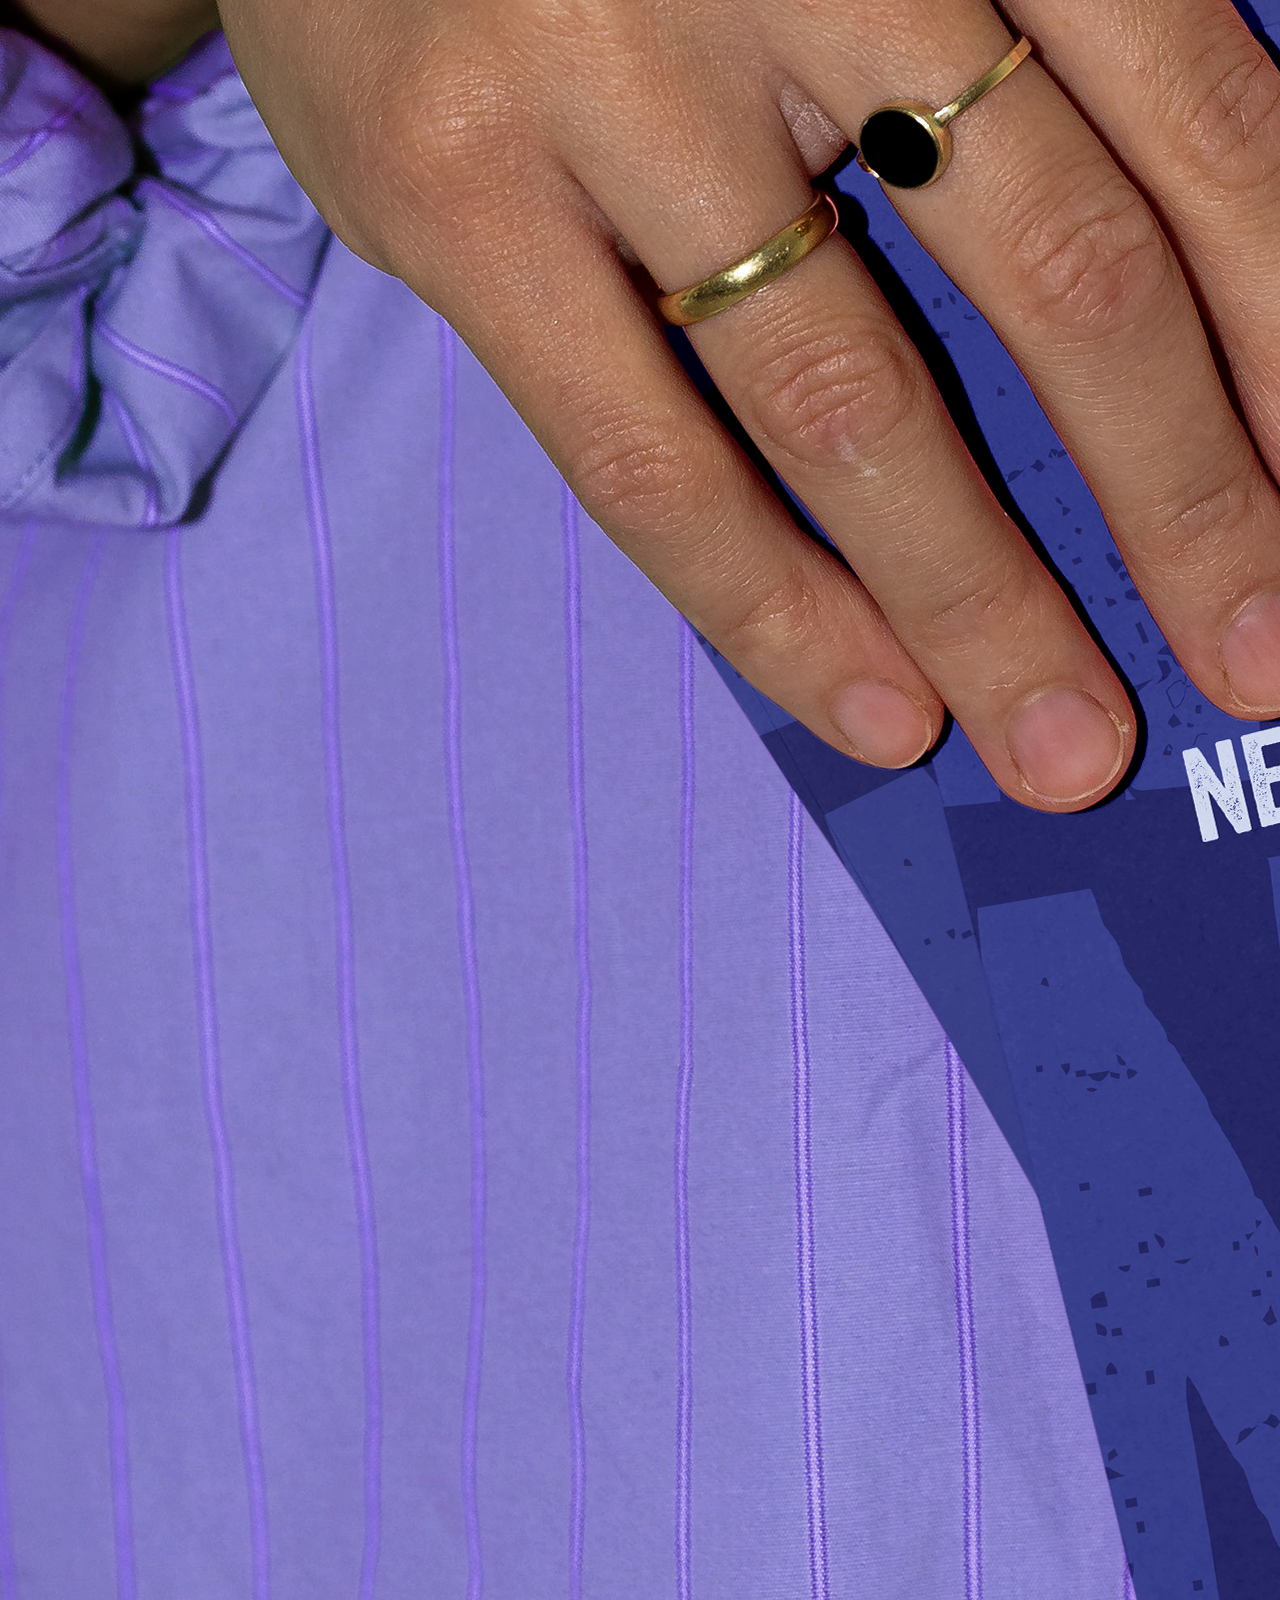
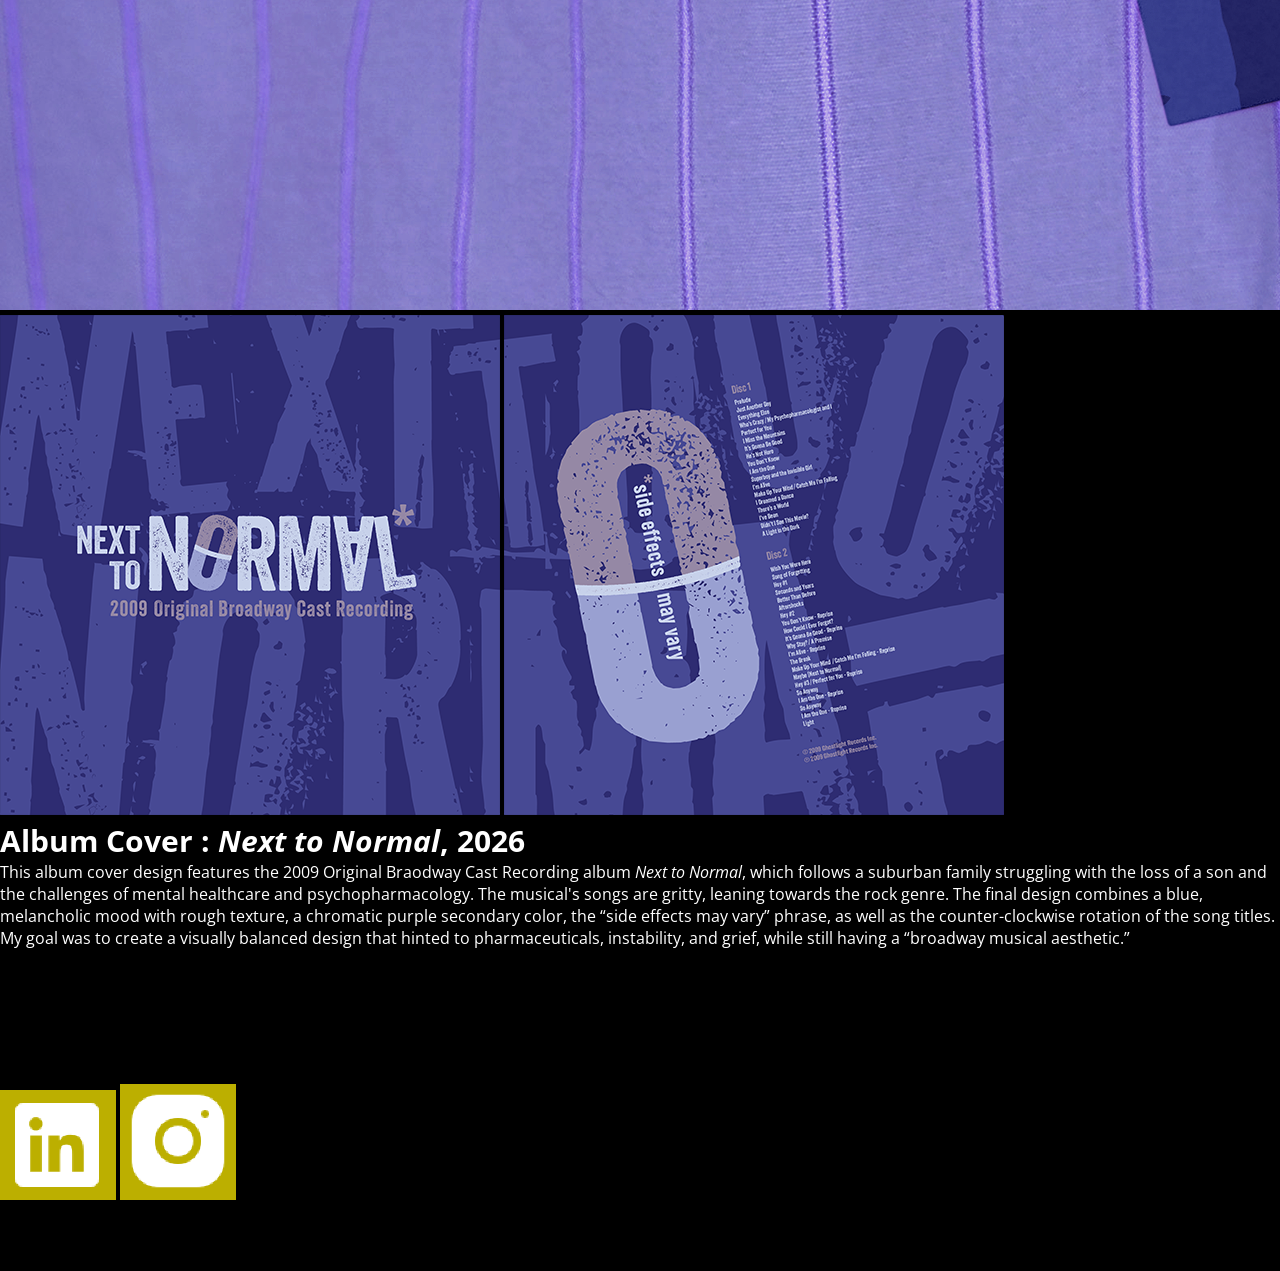
<file: cover art/index.html>
<!DOCTYPE html>
<html>
    <head>
        <title>
            cover art
        </title>
        <link rel="stylesheet" href=" /style.css">
        <link rel="preconnect" href="https://fonts.googleapis.com">
        <link rel="preconnect" href="https://fonts.gstatic.com" crossorigin>
        <link href="https://fonts.googleapis.com/css2?family=Open+Sans:ital,wght@0,300..800;1,300..800&family=Special+Elite&display=swap" rel="stylesheet">
    </head>
    <body>
        <div>
            <a class="siteheader" href=" /index.html">
                <p>
                    Sydney Charles
                </p> 
            </a>
        </div>
        <div class="navbar">
            <a href=" /about">
                <p>
                    about
                </p>
            </a>
        </div>
        <div class="navbar">
            <a href=" /cover art">
                <p>
                    cover art
                </p>
            </a>
        </div>
        <div class="navbar">
            <a href=" /layout design">
                <p>
                    layout design
                </p>
            </a>
        </div>
        <div class="navbar">
            <a href=" /artwork">
                <p>
                    artwork
                </p>
            </a>
        </div>
        <br/>
        <div>
                <img class="fullwidthimage" src="/assets/thisiswatermockup.png">
                <p class="blurbtitle">
                    Small Book Design : "This Is Water" by David Foster Wallace, 2026
                </p>
                <p class="blurb">
                    In this project, I sought to distill the graduation speech "This Is Water" by David Foster Wallace into a small book format using a 
                    single typeface, single interior color, and three typeface weights/widths. Wallace's speech features
                    simple language, sarcasm, and an array of analogies. The cover design contains purposefully rotated text to 
                    visually demonstrate his message of consciously noticing one's own automatic assumptions and looking at seemingly
                    mundane daily events from a different perspective. He challenges the audience to notice their own biases and remember
                    that, like fish to the existence of water, we may be oblivious to our own inner assumptions.
                </p>
            <br/>
            <br/>
                <img class="fullwidthimage" src=/assets/flowersforalgernonmockup.png>
                <p class="blurbtitle">
                    Book Cover : <i>Flowers for Algernon</i>, 2025
                </p>
                <p class="blurb">
                    <i>Flowers for Algernon </i> by Daniel Keyes follows a character named Charlie who undergoes experimentation to increase his IQ.
                    The book explores how "intelligence without the ability to give and receive affection leads to mental and moral breakdown."
                    In designing the cover, I was inspired by the Rorschach inkblot cards, by which Charlie's neurological changes are occasionally
                    measured in the story. The cover features a muted, cool-toned color scheme, and the illustrations nod to Charlie's mouse companion, 
                    Algernon, who is also subjected to the same tests alongside him.
                </p>
            <br/>
            <br/>
                <img class="albumimage" src=/assets/nexttonormalmockup.png>
                <img src="/assets/image_nexttonormal1.png">
                <img src="/assets/image_nexttonormal2.png">
                <p class="blurbtitle">
                    Album Cover : <i>Next to Normal</i>, 2026
                </p>
                <p class="blurb">
                    This album cover design features the 2009 Original Braodway Cast Recording album <i>Next to Normal</i>, which follows a suburban family 
                    struggling with the loss of a son and the challenges of mental healthcare and psychopharmacology. The musical's songs are gritty, 
                    leaning towards the rock genre. The final design combines a blue, melancholic mood with rough texture, a chromatic 
                    purple secondary color, the “side effects may vary” phrase, as well as the counter-clockwise rotation of the song titles. My goal 
                    was to create a visually balanced design that hinted to pharmaceuticals, instability, and grief, while still having a “broadway musical
                    aesthetic.”
                </p>
        </div>
    <br/>
        <div>
            <a href=" /index.html">
                <h3>
                Sydney Charles
                </h3>
            </a>
            <a href=" /about">
                <h4>
                    about
                </h4>
            </a>
            <a href=" /cover art">
                <h4>
                    cover art
                </h4>
            </a>
            <a href=" /layout design">
                <h4>
                    layout design
                </h4>
            </a>
            <a href=" /artwork">
                <h4>
                    artwork
                </h4>
            </a>
        </div>
         <div>
            <a href="https://www.linkedin.com/in/sydney-charles-209531306/"
                target="_blank">
                <img src="/assets/image_linkedin.png">
            </a>
            <a href="https://www.instagram.com/syd_send/"
                target="_blank">
                <img src="/assets/image_instagram.png">
            </a>
        <br/>
        <br/>
            <a href="mailto:sydneykcharles@gmail.com">
                sydneykcharles@gmail.com
            </a>
        </div>
        <div>
            <p>
                © Sydney Charles 2026
            </p>
        </div>
    </body>
</file>
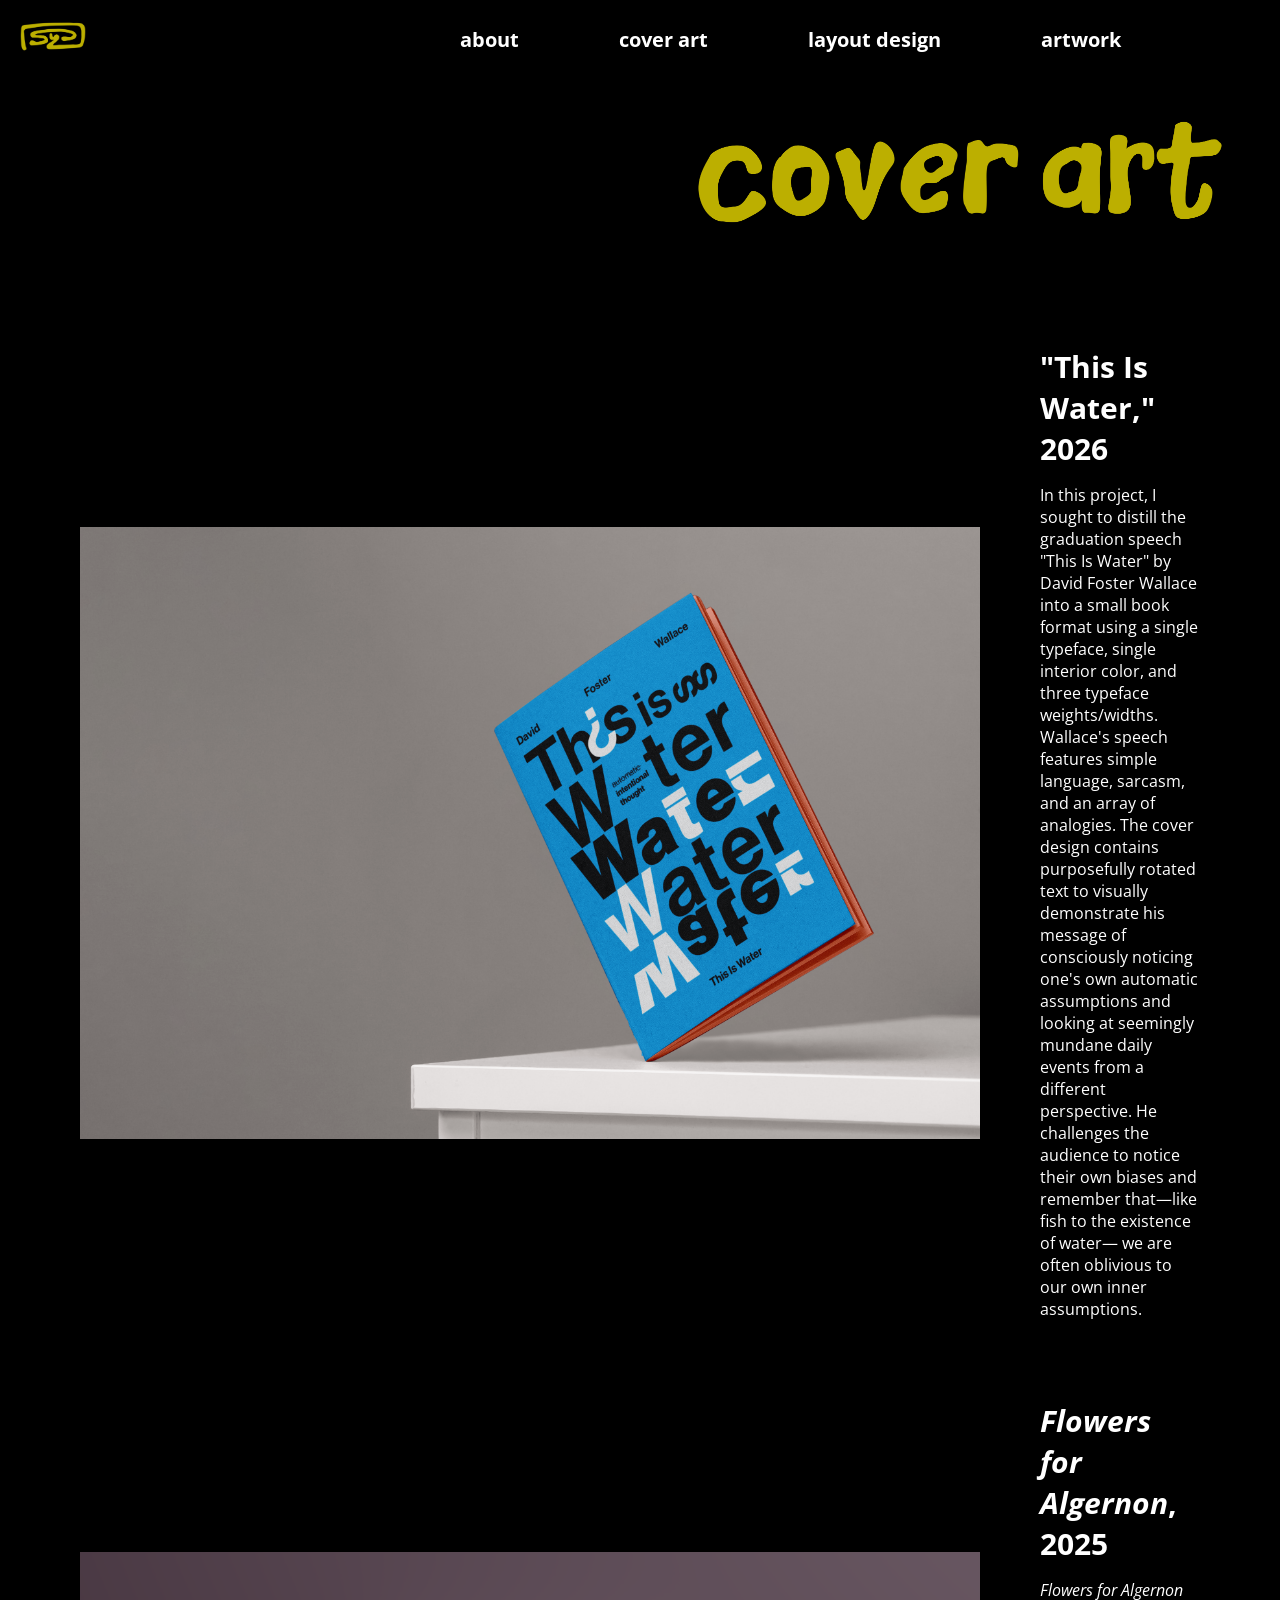
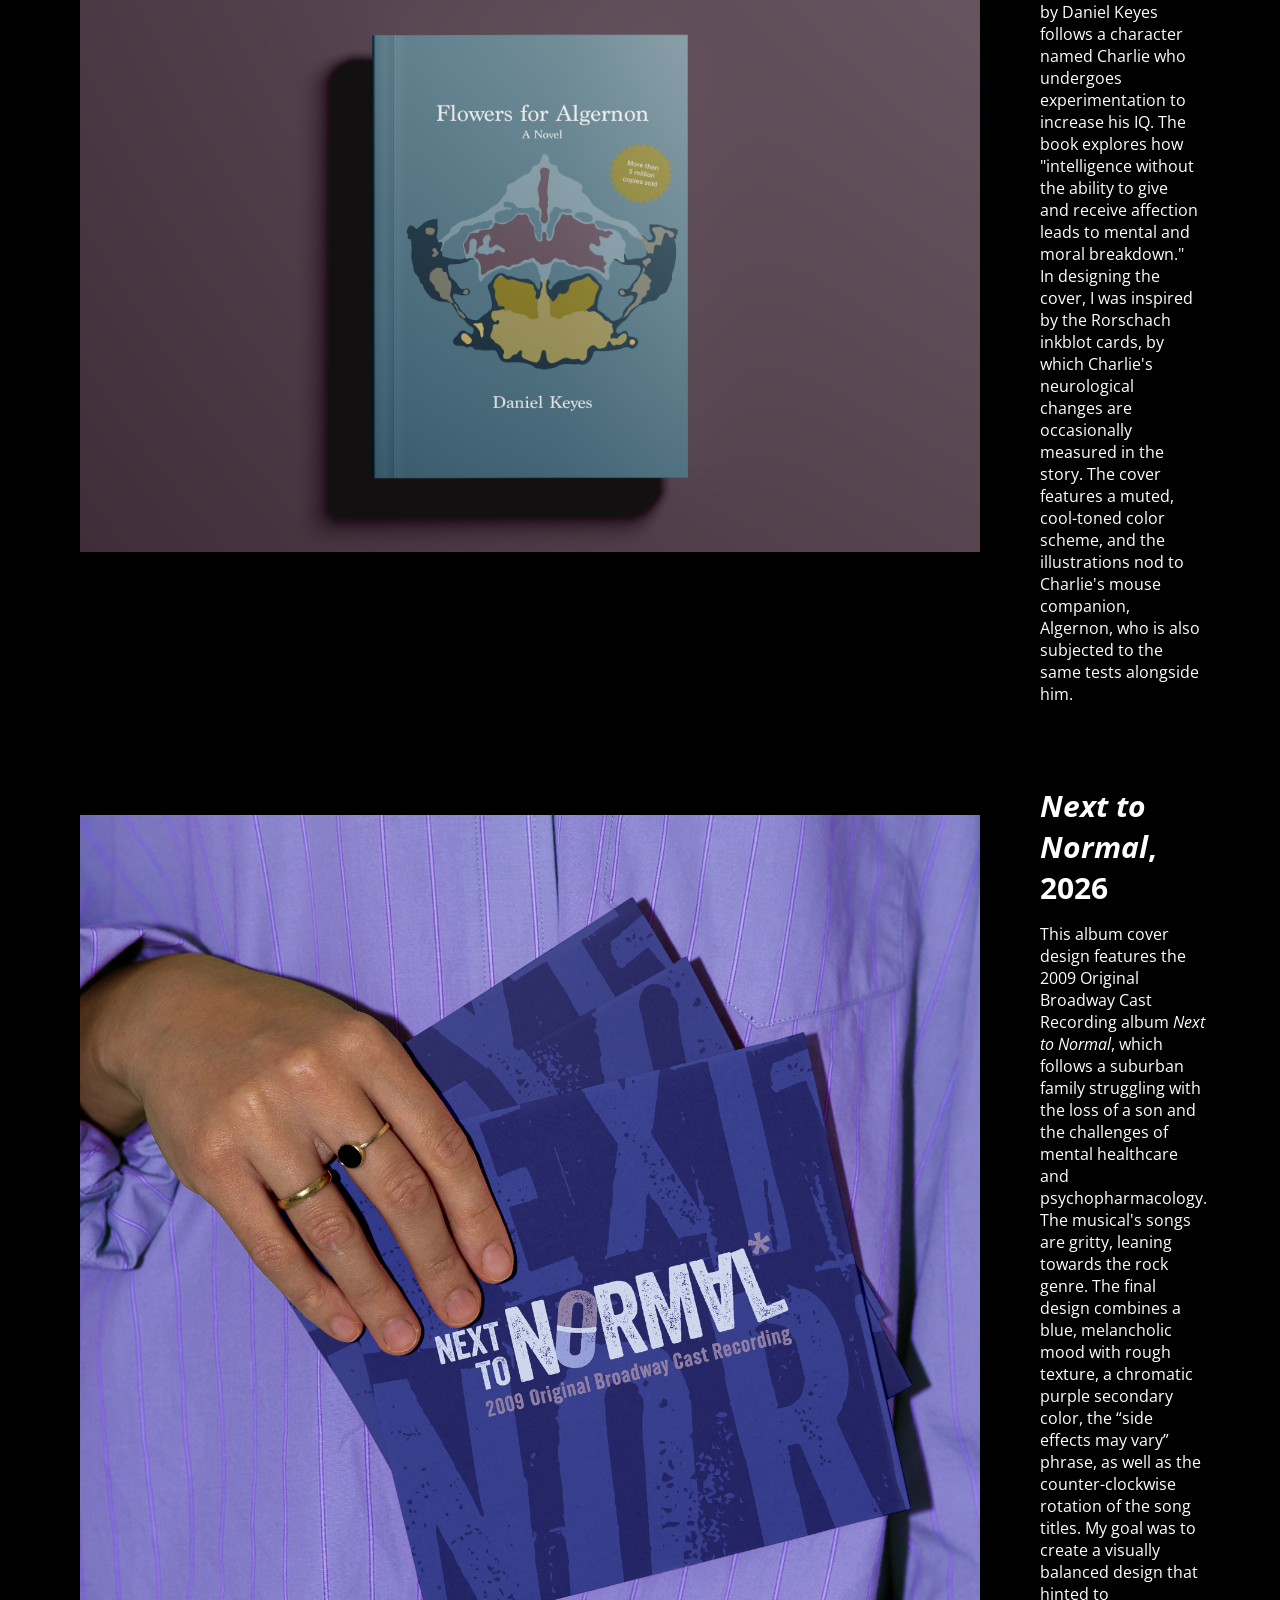
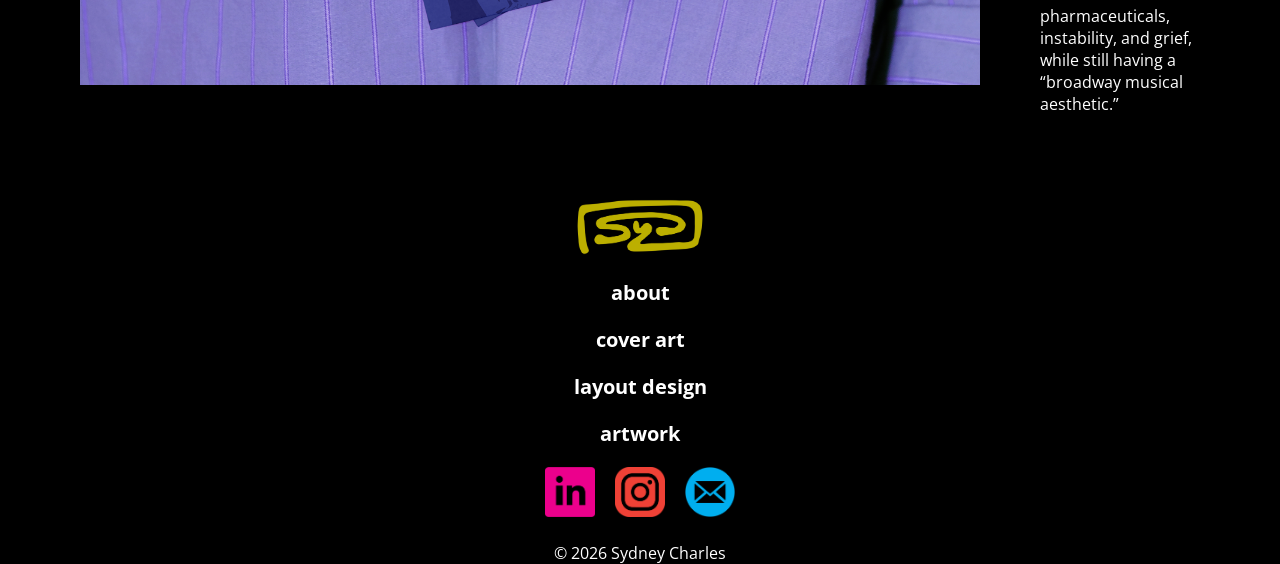
<file: coverart/index.html>
<!DOCTYPE html>
<html>
    <head>
        <title>
            cover art
        </title>
        <link rel="stylesheet" href=" /style.css">
        <link rel="preconnect" href="https://fonts.googleapis.com">
        <link rel="preconnect" href="https://fonts.gstatic.com" crossorigin>
        <link href="https://fonts.googleapis.com/css2?family=Open+Sans:ital,wght@0,300..800;1,300..800&family=Special+Elite&display=swap" rel="stylesheet">
    </head>
    <body>
        <div class="navbardiv">
            <div>
                <a href=" /">
                <img src="/assets/sydlogo-char.png" class="logo"> 
                </a>
            </div>
            <div class="navbar">
                <a href=" /about" class="navbarbutton">
                    <p>
                        about
                    </p>
                </a>
                <a href=" /coverart" class="navbarbutton">
                    <p>
                        cover art
                    </p>
                </a>
                <a href=" /layoutdesign" class="navbarbutton">
                    <p>
                        layout design
                    </p>
                </a>
                <a href=" /artwork" class="navbarbutton">
                    <p>
                        artwork
                    </p>
                </a>
            </div>
            </div>
        <div class="funcategoriesdiv">
            <img src="/assets/coverart_char.png" class="funcategories">
        </div>
        <div>
            <div class="waterdiv">
                <img class="waterimage" src="/assets/thisiswatermockup.png">
                <div class="watertext">
                    <p class="blurbtitle">
                        "This Is Water," 2026
                    </p>
                    <p class="blurb">
                        In this project, I sought to distill the graduation speech "This Is Water" by David Foster Wallace into a small book format using a 
                        single typeface, single interior color, and three typeface weights/widths. Wallace's speech features
                        simple language, sarcasm, and an array of analogies. The cover design contains purposefully rotated text to 
                        visually demonstrate his message of consciously noticing one's own automatic assumptions and looking at seemingly
                        mundane daily events from a different perspective. He challenges the audience to notice their own biases and remember
                        that—like fish to the existence of water— we are often oblivious to our own inner assumptions.
                    </p>
                </div>
            </div>
            <div class="algernondiv">
                <img class="algernonimage" src=/assets/flowersforalgernonmockup.png>
                <div class="algernontext">
                    <p class="blurbtitle">
                        <i>Flowers for Algernon</i>, 2025
                    </p>
                    <p class="blurb">
                        <i>Flowers for Algernon </i> by Daniel Keyes follows a character named Charlie who undergoes experimentation to increase his IQ.
                        The book explores how "intelligence without the ability to give and receive affection leads to mental and moral breakdown."
                        In designing the cover, I was inspired by the Rorschach inkblot cards, by which Charlie's neurological changes are occasionally
                        measured in the story. The cover features a muted, cool-toned color scheme, and the illustrations nod to Charlie's mouse companion, 
                        Algernon, who is also subjected to the same tests alongside him.
                    </p>
                </div>
            </div>
            <div class="nexttonormaldiv">
                <img class="nexttonormalimage" src=/assets/nexttonormalmockup.png>
                <div class="nexttonormaltext">
                    <p class="blurbtitle">
                        <i>Next to Normal</i>, 2026
                    </p>
                    <p class="blurb">
                        This album cover design features the 2009 Original Broadway Cast Recording album <i>Next to Normal</i>, which follows a suburban family 
                        struggling with the loss of a son and the challenges of mental healthcare and psychopharmacology. The musical's songs are gritty, 
                        leaning towards the rock genre. The final design combines a blue, melancholic mood with rough texture, a chromatic 
                        purple secondary color, the “side effects may vary” phrase, as well as the counter-clockwise rotation of the song titles. My goal 
                        was to create a visually balanced design that hinted to pharmaceuticals, instability, and grief, while still having a “broadway musical
                        aesthetic.”
                    </p>
                </div>
            </div>
        </div>

        <div class="footercontainer">
            
            <a href="/" class="footerlogocontainer">
                <img src="/assets/sydlogo-char.png" class="footerlogo">
            </a>

            <div class="footerchild">
                <a href=" /about">
                    <p>
                        about
                    </p>
                </a>
            </div>
            <div class="footerchild">
                <a href=" /coverart">
                    <p>
                        cover art
                    </p>
                </a>
            </div>
            <div class="footerchild">
                <a href=" /layoutdesign">
                    <p>
                        layout design
                    </p>
                </a>
            </div>
            <div class="footerchild">
                <a href=" /artwork">
                    <p>
                        artwork
                    </p>
                </a>
            </div>
            <div class="contacticons-container">
                <a href="https://www.linkedin.com/in/sydney-charles-209531306/"
                    target="_blank">
                    <img src="/assets/linkedinlogo.png" class="contacticons-child">
                </a>
                <a href="https://www.instagram.com/syd_send/"
                    target="_blank">
                    <img src="/assets/instagramlogo.png" class="contacticons-child">
                </a>
                <a href="mailto:sydneykcharles@gmail.com">
                <img src="/assets/email.png" class="contacticons-child">
                </a>
            </div>
            <div>
                <p class="blurb">
                    © 2026 Sydney Charles
                </p>
            </div>
        </div>
    </body>
</file>
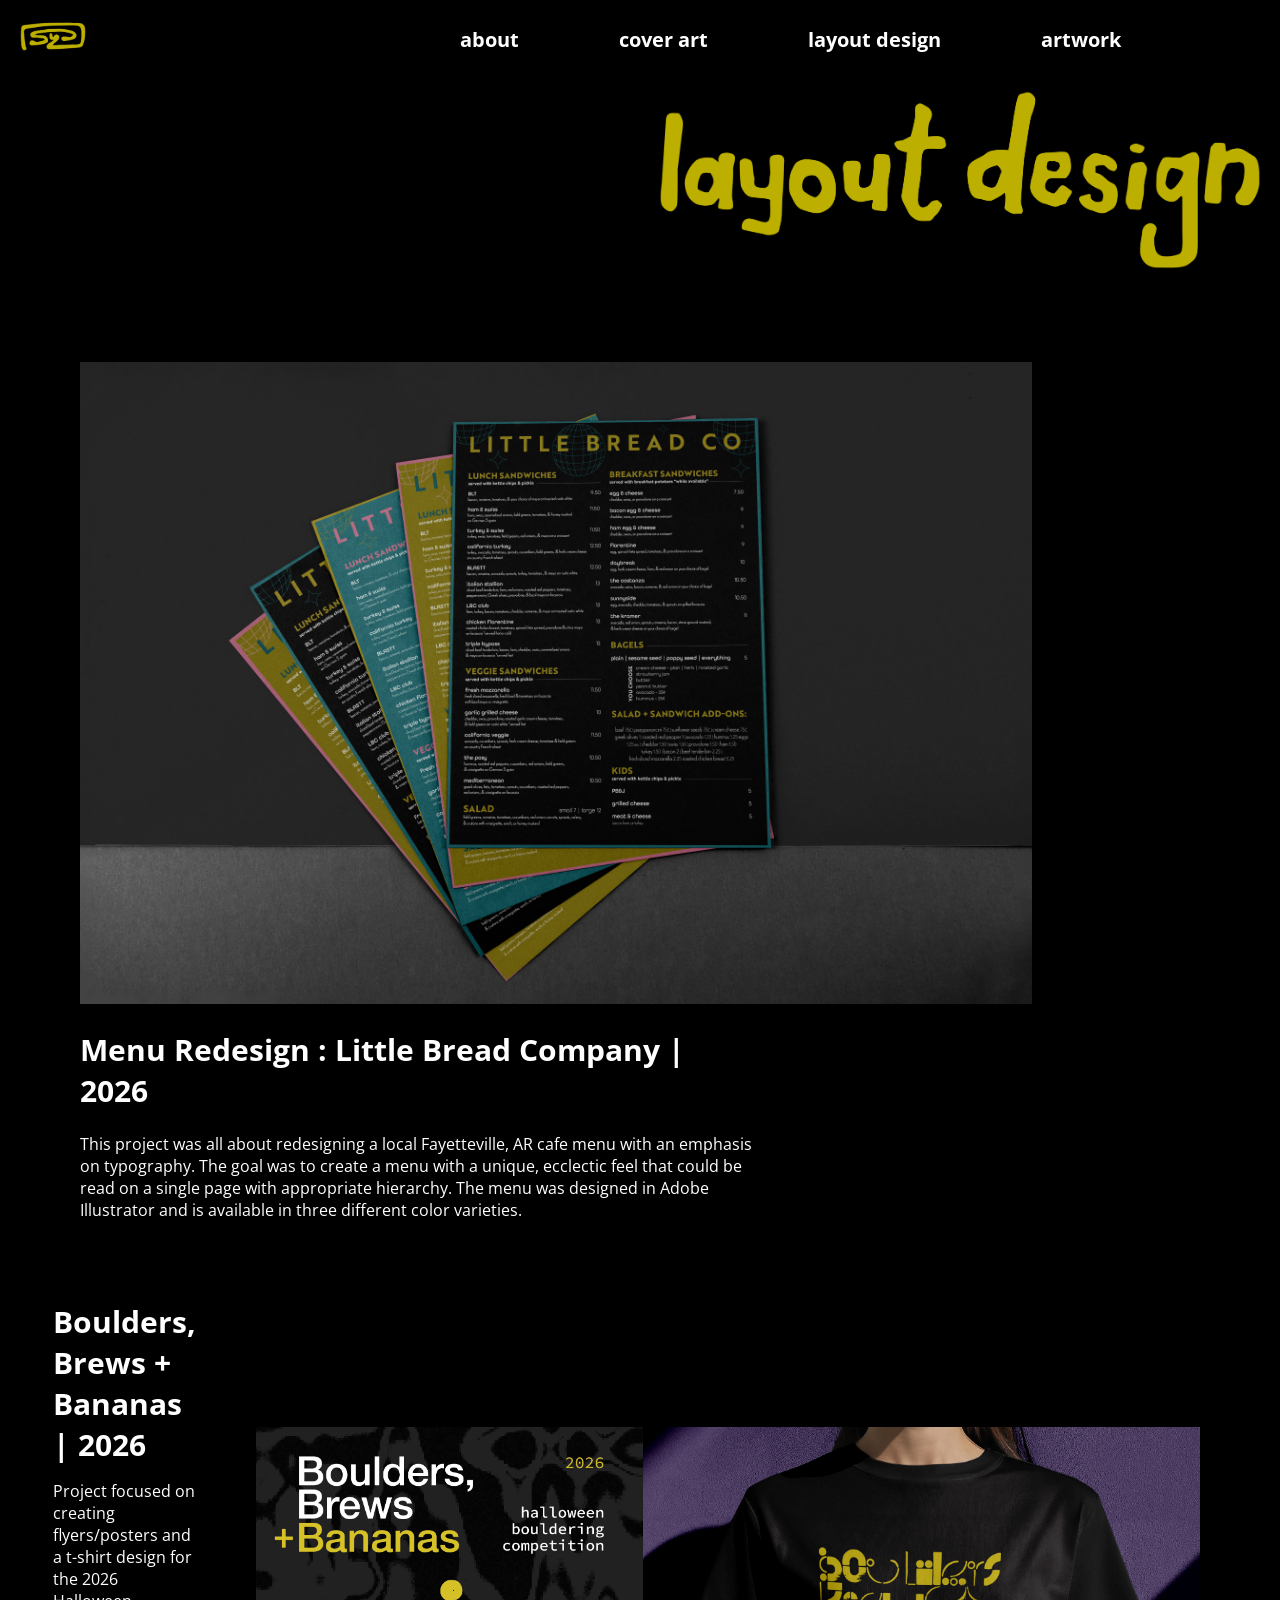
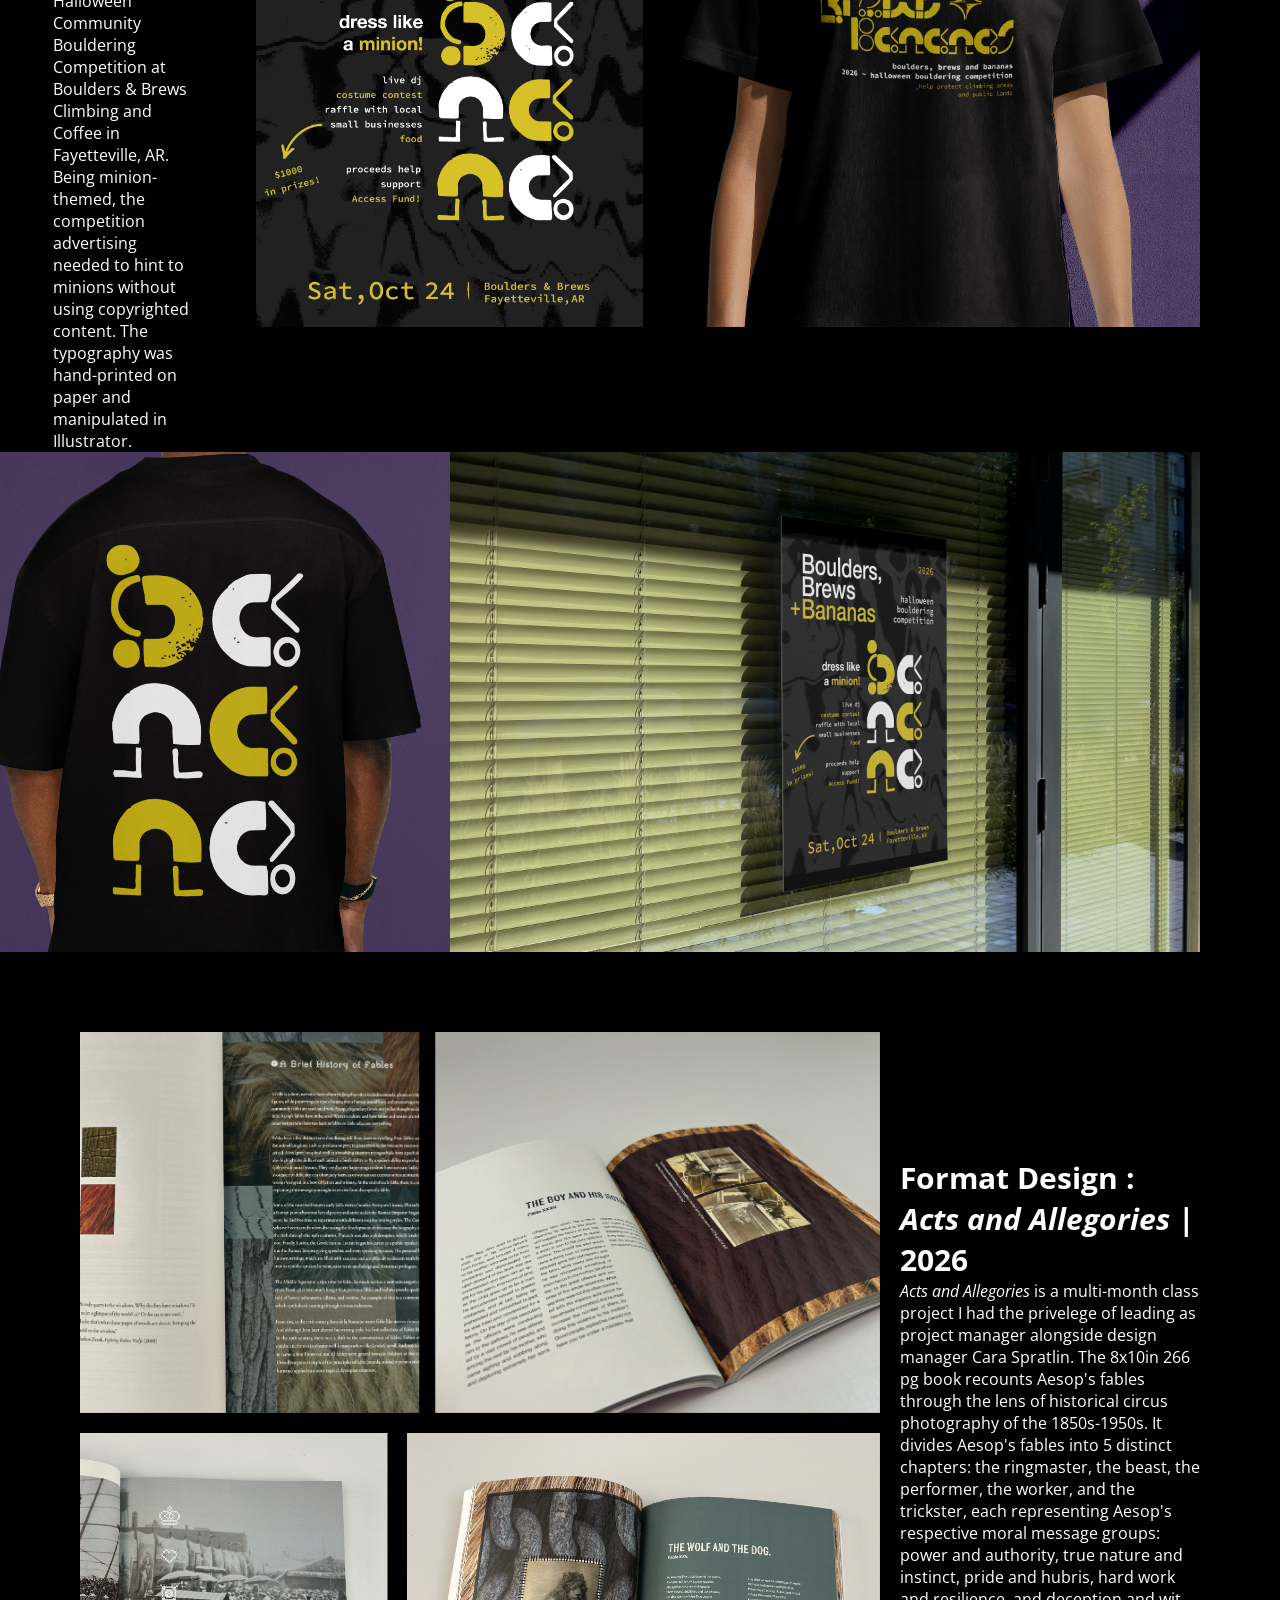
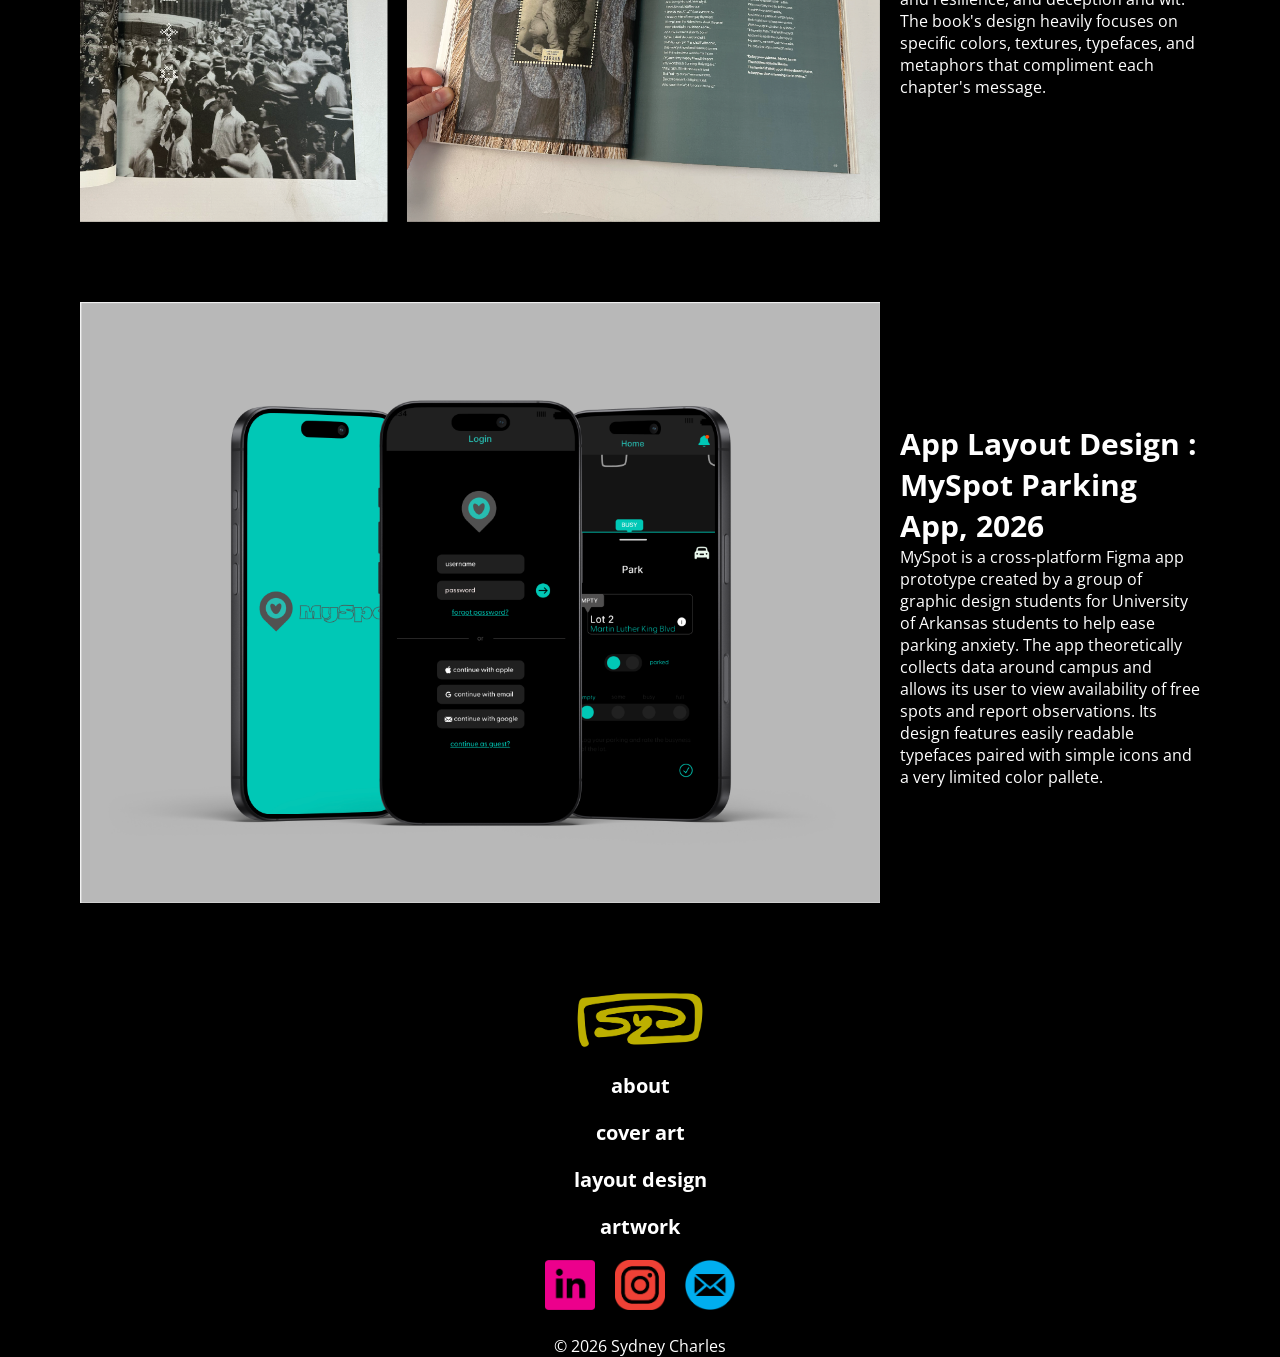
<file: layoutdesign/index.html>
<!DOCTYPE html>
<html>
    <head>
        <title> 
            layout design
        </title>
        <link rel="stylesheet" href=" /style.css">
        <link rel="preconnect" href="https://fonts.googleapis.com">
        <link rel="preconnect" href="https://fonts.gstatic.com" crossorigin>
        <link href="https://fonts.googleapis.com/css2?family=Open+Sans:ital,wght@0,300..800;1,300..800&family=Special+Elite&display=swap" rel="stylesheet">
    </head>
    <body>
        <div class="navbardiv">
            <div>
                <a href=" /">
                <img src="/assets/sydlogo-char.png" class="logo"> 
                </a>
            </div>
            <div class="navbar">
                <a href=" /about" class="navbarbutton">
                    <p>
                        about
                    </p>
                </a>
                <a href=" /coverart" class="navbarbutton">
                    <p>
                        cover art
                    </p>
                </a>
                <a href=" /layoutdesign" class="navbarbutton">
                    <p>
                        layout design
                    </p>
                </a>
                <a href=" /artwork" class="navbarbutton">
                    <p>
                        artwork
                    </p>
                </a>
            </div>
        </div>
        <div class="funcategoriesdiv">
            <img src="/assets/layoutdesign_char.png" class="funcategories">
        </div>
        <div>
            <div class="menucontainer">
                <div>
                    <img src="/assets/littlebreadcomenumockup.png" class="menuimage">
                </div>
                <div class="menutext">
                    <p class="blurbtitle">
                        Menu Redesign : Little Bread Company | 2026
                    </p>
                </br>
                    <p class="blurb">
                        This project was all about redesigning a local Fayetteville, AR cafe menu with an emphasis on typography. 
                        The goal was to create a menu with a unique, ecclectic feel that could be read on a single page with 
                        appropriate hierarchy. The menu was designed in Adobe Illustrator and is available in three different color varieties.
                    </p>
                </div>
            </div>
            <div class="bananadiv">
                <div class="banana-row1">
                    <div class="bananatext">
                        <p class="blurbtitle">
                            Boulders, Brews + Bananas | 2026
                        </p>
                        <p class="blurb">
                            Project focused on creating flyers/posters and a t-shirt design for the 2026 Halloween Community Bouldering Competition at Boulders & Brews
                            Climbing and Coffee in Fayetteville, AR. Being minion-themed, the competition advertising needed to hint to minions without using
                            copyrighted content. The typography was hand-printed on paper and manipulated in Illustrator.
                        </p>
                    </div>
                    <img src="/assets/bouldersbrewsbanans_poster.png" class="bananaimage">
                    <img src="/assets/bouldersbrewsbananas_tshirtfront.png" class="bananaimage">
                </div>
                <div class="banana-row2">
                    <img src="/assets/bouldersbrewsbananas_tshirtback.png" class="bananaimage">
                    <img src="/assets/bouldersbrewsbananas_postermockup.png" class="bananaimage">
                </div>
            </div>
            <div class="fablecontainer">
                <div class="fableimages">
                    <img src="/assets/fableimage1.png" class="fableimage">
                    <img src="/assets/fableimage2.png" class="fableimage">
                </div>
                <div class="fabletext">
                    <p class="blurbtitle">
                        Format Design : <i>Acts and Allegories</i> | 2026
                    </p>
                    <p class="blurb">
                        <i>Acts and Allegories</i> is a multi-month class project I had the privelege of leading as project manager alongside design
                        manager Cara Spratlin. The 8x10in 266 pg book recounts Aesop's fables through the lens of historical circus photography of the 1850s-1950s. 
                        It divides Aesop's fables into 5 distinct chapters: the ringmaster, the beast, the performer, the worker, and the trickster,
                        each representing Aesop's respective moral message groups: power and authority, true nature and instinct, pride and hubris, hard work 
                        and resilience, and deception and wit. The book's design heavily focuses on specific colors, textures, typefaces, and metaphors that
                        compliment each chapter's message.
                    </p>
                </div>
            </div>
            <div class="myspotcontainer">
                <div>
                    <img src="/assets/myspotmockup.png" class="myspotimage">
                </div>
                <div class="myspottext">
                    <p class="blurbtitle">
                        App Layout Design : MySpot Parking App, 2026
                    </p>
                    <p class="blurb">
                        MySpot is a cross-platform Figma app prototype created by a group of graphic design students for University of Arkansas students to 
                        help ease parking anxiety. The app theoretically collects data around campus and allows its user to 
                        view availability of free spots and report observations. Its design features easily readable typefaces
                        paired with simple icons and a very limited color pallete.
                    </p>
                </div>
            </div>
        </div>

        <div class="footercontainer">

            <a href="/" class="footerlogocontainer">
                <img src="/assets/sydlogo-char.png" class="footerlogo">
            </a>
            
            <div class="footerchild">
                <a href=" /about">
                    <p>
                        about
                    </p>
                </a>
            </div>
            <div class="footerchild">
                <a href=" /coverart">
                    <p>
                        cover art
                    </p>
                </a>
            </div>
            <div class="footerchild">
                <a href=" /layoutdesign">
                    <p>
                        layout design
                    </p>
                </a>
            </div>
            <div class="footerchild">
                <a href=" /artwork">
                    <p>
                        artwork
                    </p>
                </a>
            </div>
            <div class="contacticons-container">
                <a href="https://www.linkedin.com/in/sydney-charles-209531306/"
                    target="_blank">
                    <img src="/assets/linkedinlogo.png" class="contacticons-child">
                </a>
                <a href="https://www.instagram.com/syd_send/"
                    target="_blank">
                    <img src="/assets/instagramlogo.png" class="contacticons-child">
                </a>
                <a href="mailto:sydneykcharles@gmail.com">
                <img src="/assets/email.png" class="contacticons-child">
                </a>
            </div>
            <div>
                <p class="blurb">
                    © 2026 Sydney Charles
                </p>
            </div>
        </div>
    </body>
</file>
<file: style.css>
/* GENERAL */

body {
    font-family: "open sans";
    background-color: black;
}

* {
    margin: 0;
    padding: 0;
}

a {
    text-decoration: none;
    color: inherit;
}

:root {
    --chartreuse: #BCAF00;
}

.threequarterwidthimage {
    max-width: 75%;
    max-height: auto;
}

.halfwidthimage {
    max-width: 50%;
    max-height: auto;
}

.smallimage {
    max-width: 20%;
}

.blurb {
    color: white;
    font-size: 16px;

}

.blurbtitle {
    color: white;
    font-size: 30px;
    font-weight: bold;
}

/* NAVIGATION BAR */

.navbardiv {
    display: flex;
    flex-direction: row;
    justify-content: space-between;
    align-items: center;
    padding: 20px;
    }
    .navbar {
        display: flex;
        flex-direction: row;
        align-items: center;
        gap: 100px;
        min-width:800px;
    }
    .logo {
        max-width: 15%;
    }
    .navbarbutton {
        color:white;
        font-size: 20px;
        font-weight: bold;
        font-family: "open sans";
    }
        .navbarbutton:hover {
            color: var(--chartreuse);
            cursor: pointer;
        }
        .navbarbutton:active {
            color:orangered;
        }
    .funcategoriesdiv {
        display: flex;
        flex-direction: row;
        justify-content: end;
        align-items: center;
    }
        .funcategories {
            max-width: 50%;
        }

/* HOME page stuff below*/

.meltingbackground {
    background: url('/assets/melting.png');
    padding: 200px 0px;
}

.motto {
    color: white;
    background-color: ;
    font-size: 100px;
    font-weight:;
    margin: 60px 0px 40px 120px;
}
    .mottofun1:hover {
        color:#BCAF00;
        cursor: crosshair;
    }

.calltoaction {
    color: white;
    background-color: ;
    font-size: 40px;
    font-weight: medium ;
    width: 20rem;
    height: 4rem;
    text-align: center;
    border: 2px;
    border-style:solid;
    border-color: white;
    border-radius: 20rem;
    padding: 0px 0px 0px 0px;
    margin: 20px 0px 0px 120px;
}
    .calltoaction:hover {
        cursor: pointer;
        background-color: #BCAF00;
        color: black;
        border-color: var(--chartreuse);
    }
    .calltoaction:active {
        background-color:orangered;
        color:black;
        border-color:orangered
    }


.blurbcontainer {
    display: flex;
    flex-direction: column;
    gap: .75rem;
}
    .blurbchild {
        display: flex;
        flex-direction: column;
        gap: 20px;
    }
    @media screen and (min-width:320px) {
        .blurbcontainer {
            display: flex;
            flex-direction: row;
            gap: 4rem;
            margin: 100px 120px;
        }
    }

.homeline {
    border: none;
    background-color: #BCAF00;
    width: 6px;
}

.quote {
    color: white;
    background-color: black;
    font-size: 50px;
    padding: 10rem 0rem;
    text-align: center;
}
    .yellowtext {
        color:#BCAF00;
    }


.footercontainer {
    display: flex;
    flex-direction: column;
    justify-content: center;
    align-items: center;
    gap: 20px;
}
    .footerlogocontainer {
        display: flex;
        flex-direction: row;
        justify-content: center;
    }
        .footerlogo {
            max-width: 10%;
        }

    .footerchildren {
        display:flex;
        flex-direction: column;
        align-items: center;
        gap: 20px;
    }
        @media screen and (min-width:320px) {
        .footerchildren {
            display: flex;
            flex-direction: row;
            justify-content: center;
            gap: 30px;
            }
        }
            .footerchild {
                color: white;
                font-size: 20px;
                font-weight: bold;
            }
                .footerchild:hover {
                    color: var(--chartreuse);
                    cursor:pointer;
                }
                .footerchild:active {
                    color: orangered;
                }

    .contacticons-container {
        display:flex;
        flex-direction: row;
        justify-content: space-between;
        align-items: center;
        gap: 20px;
    }
    .contacticons-child {
        max-width: 50px;
    }

/* ABOUT */

.aboutdiv {
    display: flex;
    flex-direction: row;
    justify-content: space-between;
    align-items: flex-start;
    margin: 0px 80px 0px 80px;
    gap: 12px;
}
    .aboutimage {
        max-height: 300px;
    }

    .abouttext {
        display: flex;
        flex-direction: column;
        align-items
    }

.about {
    display: flex;
    flex-direction: row;
    align-items: start;
    margin: 0px 0px 60px 80px;
}

/* COVER ART */

.waterdiv {
    display: flex;
    flex-direction: row;
    align-items: center;
    gap: 60px;
    margin: 6.25%; /* 25% divided by 4 sides*/
}
    .watertext {
        display: flex;
        flex-direction: column;
        gap: 15px;
    }
    .waterimage {
        max-width: 900px;
    }

.algernondiv {
    display: flex;
    flex-direction: row;
    margin: 6.25%;
    gap: 60px;
    align-items: center;
}
    .algernontext {
        display: flex;
        flex-direction: column;
        gap: 15px;
    }
    .algernonimage {
        max-width: 900px;
    }

.nexttonormaldiv {
    display: flex;
    flex-direction: row;
    align-items: center;
    gap: 60px;
    margin: 6.25%;
}
    .nexttonormaltext {
        display: flex;
        flex-direction: column;
        gap: 15px;
    }

    .nexttonormalimage {
        max-width: 900px;
    }

    .fullwidthimage {
    max-width: 100%;
}

/* LAYOUT DESIGN */

.menucontainer {
    display: flex;
    flex-direction: column;
    justify-content: start;
    align-items: left;
    align-content: center;
    gap: 20px;
    margin: 6.25%;
}
    .menuimage {
        max-width: 85%;
    }
    .menutext {
        display: flex;
        flex-direction: column;
        max-width: 60%;
    }

.bananadiv {
    display: flex;
    flex-direction: column;
    align-items: end;
    margin: 6.25%;
}
    .banana-row1 {
        display: flex;
        flex-direction: row;
        align-items: center;
    }
        .bananatext{
            display:flex;
            flex-direction: column;
            align-items: start;
            gap: 15px;
            margin: 0px 60px 0px 0px;
        }

    .banana-row2 {
        display: flex;
        flex-direction: row;
    }
    
    .bananaimage {
        max-height: 500px;
    }

.fablecontainer {
    display: flex;
    flex-direction: row;
    align-items: center;
    gap: 20px;
    margin: 6.25%;
}

    .fableimages {
        display: flex;
        flex-direction: column;
        gap: 20px;
    }
        .fableimage {
            max-width: 800px;
        }

    .fabletext {
        display: flex;
        flex-direction: column;
    }
        .fableblurb {
            color: white;
            background-color: black;
            font-size: 16px;
        }
        .fableblurbtitle {
            color: var(--chartreuse);
            background-color: black;
            font-size: 30px;
            font-weight: bold;
        }
.myspotcontainer{
    display: flex;
    flex-direction: row;
    align-items: center;
    gap: 20px;
    margin: 6.25%;
}
    .myspotimage {
        max-width: 800px;
    }
    .myspottext {
        display: flex;
        flex-direction: column;
    }

/* ARTWORK */

.theaterdiv {
    margin: 0px 0px 0px 120px;
}
    .theater {
        max-height: 500px;
    }
    .theaterpres {
    max-width: 500px;
    }

.possumdiv {
margin: 0px 0px 0px 120px;
}
    .possumicon {
        max-height: 180px;
    }
    .possum {
        max-height: 500px;
    }

.collagediv {
    margin: 0px 0px 0px 120px;
}
    .collage {
    max-height: 500px;
    }

.drawingimagediv {
    margin: 0px 0px 0px 120px;
}
    .drawingimage {
        max-height: 600px;
    }

.origamipainting {
    margin: 0px 0px 0px 120px;
}
</file>
